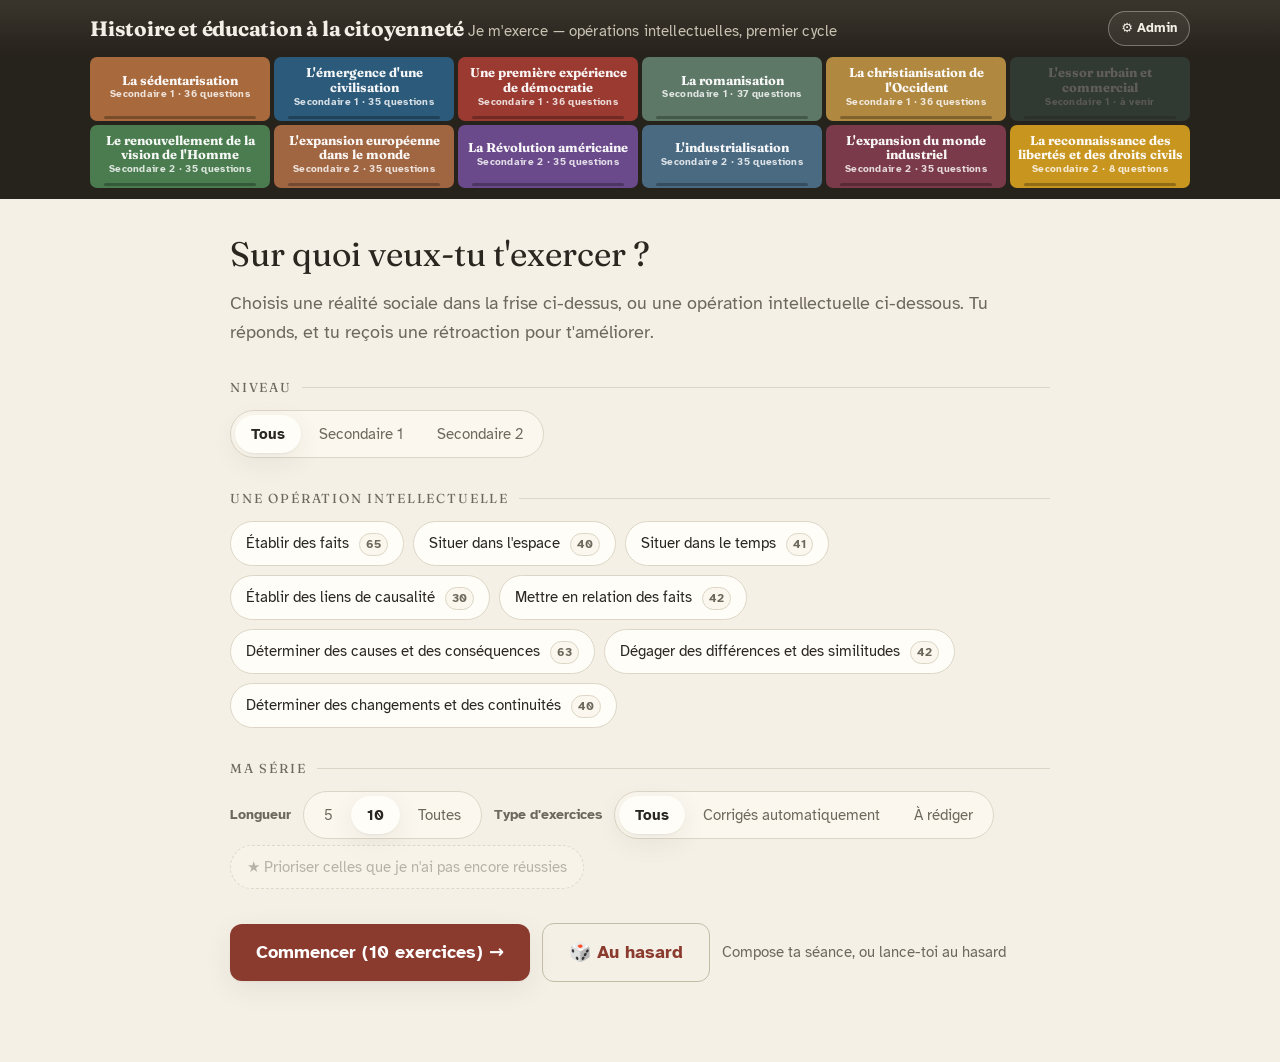
<file: index.html>
<!DOCTYPE html>
<html lang="fr">
<head>
<meta charset="UTF-8">
<meta name="viewport" content="width=device-width, initial-scale=1.0">
<title>HEC · Je m'exerce</title>
<link rel="preconnect" href="https://fonts.googleapis.com">
<link rel="preconnect" href="https://fonts.gstatic.com" crossorigin>
<link href="https://fonts.googleapis.com/css2?family=Fraunces:opsz,wght@9..144,400;9..144,500;9..144,600;9..144,700&family=Atkinson+Hyperlegible:ital,wght@0,400;0,700;1,400&display=swap" rel="stylesheet">
<style>
:root{
  --bg:#f4f0e6; --card:#fffdf8; --alt:#fbf7ee;
  --border:#ddd6c6; --border-strong:#c3bba6;
  --ink:#2a2620; --muted:#6e685c;
  --ink-band:#26221c; --ink-band-soft:#3a352c;
  --on-ink:#f3efe6; --on-ink-muted:#c9c2b2;
  --burgundy:#8b3a2e; --burgundy-d:#6e2c22;
  --gold:#c89b3c; --green:#4a7c4f; --danger:#b15543;
  --accent:#8b3a2e; --accent-bg:#f5e8d8;
  --shadow:0 1px 2px rgba(42,38,32,.05), 0 8px 28px rgba(42,38,32,.07);
  --shadow-lg:0 2px 6px rgba(42,38,32,.08), 0 18px 48px rgba(42,38,32,.12);
  --radius:16px;
}
*{box-sizing:border-box}
html,body{margin:0;padding:0}
body{
  background:
    radial-gradient(1200px 600px at 50% -200px, #fbf8ef 0%, rgba(251,248,239,0) 60%),
    var(--bg);
  color:var(--ink);
  font-family:'Atkinson Hyperlegible', system-ui, sans-serif;
  font-size:18px; line-height:1.6;
  min-height:100vh;
  -webkit-font-smoothing:antialiased;
}
.wrap{max-width:860px;margin:0 auto;padding:28px 20px 80px}
h1,h2,h3{font-family:'Fraunces',Georgia,serif;font-weight:600;line-height:1.15;letter-spacing:-.01em;margin:0}

/* ---------- Bandeau encré (identité HEC) ---------- */
.site-header{background:linear-gradient(180deg,var(--ink-band-soft) 0%,var(--ink-band) 100%);
  padding:.7rem 1.25rem;color:var(--on-ink)}
.header-inner{display:flex;align-items:center;gap:.85rem;flex-wrap:wrap;max-width:1100px;margin:0 auto}
.site-title{font-family:'Fraunces',Georgia,serif;font-size:1.3rem;font-weight:700;margin:0;line-height:1.3;color:var(--on-ink)}
.site-title .title-sub{font-family:'Atkinson Hyperlegible',system-ui,sans-serif;font-weight:500;font-size:.72em;
  color:var(--on-ink-muted);letter-spacing:.01em}
@media(max-width:700px){.site-title{font-size:1.02rem}}
.admin-link{margin-left:auto;display:inline-flex;align-items:center;gap:.4rem;font-size:13px;font-weight:600;
  text-decoration:none;color:var(--on-ink);background:rgba(255,255,255,.06);
  border:1px solid rgba(243,239,230,.35);padding:.38rem .75rem;border-radius:99px;white-space:nowrap;transition:.15s}
.admin-link:hover{background:rgba(255,255,255,.14);border-color:var(--on-ink);color:#fff}

/* ---------- Frise des réalités sociales (sélecteur signature, grille 6 × 2) ----------
   Rangée 1 = Secondaire 1, rangée 2 = Secondaire 2 (ordre chronologique).
   Libellés complets (PFEQ). Cliquer filtre la pige ; re-cliquer retire le filtre. */
.periodes-rail{display:grid;grid-template-columns:repeat(6,minmax(0,1fr));grid-auto-rows:1fr;
  background:var(--ink-band);padding:0 max(1.25rem,calc((100% - 1100px)/2)) .7rem;gap:4px}
.rail-seg{min-width:0;appearance:none;border:none;cursor:pointer;background:var(--seg-color,#888);
  color:rgba(255,255,255,.95);font-family:inherit;display:flex;flex-direction:column;align-items:center;
  justify-content:center;gap:1px;padding:.5rem .4rem .8rem;border-radius:7px;position:relative;
  transition:filter .15s,transform .15s,opacity .15s}
.rail-name{font-family:'Fraunces',Georgia,serif;font-size:.8rem;font-weight:700;line-height:1.15;text-align:center}
.rail-sub{font-size:.62rem;font-weight:600;letter-spacing:.03em;opacity:.85;white-space:nowrap}
.rail-seg:hover{filter:brightness(1.16);transform:translateY(-1px)}
.periodes-rail.has-active .rail-seg:not(.active){opacity:.45}
.periodes-rail.has-active .rail-seg:not(.active):hover{opacity:.85}
.rail-seg.active{filter:brightness(1.1);transform:translateY(-2px);box-shadow:0 4px 12px rgba(0,0,0,.35)}
.rail-seg.active::after{content:"";position:absolute;left:22%;right:22%;bottom:8px;height:3px;
  border-radius:99px;background:rgba(255,255,255,.92)}
.rail-seg:disabled{opacity:.28;cursor:not-allowed;filter:grayscale(.4)}
.rail-seg:disabled:hover{transform:none;filter:grayscale(.4)}
.rail-seg.lvl-dim{opacity:.32}
.rail-seg:focus-visible{outline:2px solid #fff;outline-offset:-3px}
@media(max-width:920px){.periodes-rail{grid-template-columns:repeat(3,minmax(0,1fr))}}
@media(max-width:560px){.periodes-rail{grid-template-columns:repeat(2,minmax(0,1fr))}}

/* ---------- Home ---------- */
.lead{font-size:21px;color:var(--ink);margin:0 0 4px}
.lead .big{font-family:'Fraunces',serif;font-size:34px;display:block;margin-bottom:8px}
.sub{color:var(--muted);margin:0 0 28px}
.section-label{font-family:'Fraunces',serif;font-size:13px;letter-spacing:.14em;text-transform:uppercase;
  color:var(--muted);margin:30px 0 12px;display:flex;align-items:center;gap:10px}
.section-label::after{content:"";flex:1;height:1px;background:var(--border)}

.seg{display:inline-flex;background:var(--alt);border:1px solid var(--border);border-radius:999px;padding:4px;gap:2px}
.seg button{border:0;background:transparent;font:inherit;font-size:15px;color:var(--muted);
  padding:7px 16px;border-radius:999px;cursor:pointer;transition:.15s}
.seg button.on{background:var(--card);color:var(--ink);box-shadow:var(--shadow);font-weight:700}

.chips{display:flex;flex-wrap:wrap;gap:9px}
.chip{border:1px solid var(--border);background:var(--card);border-radius:999px;
  padding:9px 15px;font:inherit;font-size:15px;cursor:pointer;color:var(--ink);transition:.14s}
.chip:hover{border-color:var(--burgundy);color:var(--burgundy)}
.chip.sel{background:var(--burgundy);border-color:var(--burgundy);color:#fff;font-weight:700}
.chip .cnt{display:inline-block;min-width:22px;text-align:center;font-size:12px;font-weight:700;
  background:var(--alt);border:1px solid var(--border);border-radius:99px;padding:1px 6px;margin-left:6px;color:var(--muted)}
.chip.sel .cnt{background:rgba(255,255,255,.18);border-color:rgba(255,255,255,.4);color:#fff}
.chip.zero{opacity:.38}
.chip.zero:not(.sel){pointer-events:none}

/* barre de maîtrise au bas des segments de la frise */
.rail-progress{position:absolute;left:8%;right:8%;bottom:2px;height:3px;border-radius:99px;
  background:rgba(0,0,0,.28);overflow:hidden}
.rail-progress-fill{display:block;height:100%;width:0;border-radius:99px;background:rgba(255,255,255,.92);transition:width .4s}
.rail-seg.zero:not(.active){opacity:.35}

/* Ma série */
.serie-row{display:flex;align-items:center;gap:12px;flex-wrap:wrap;margin:6px 0 4px}
.serie-lbl{font-size:14px;font-weight:700;color:var(--muted)}
.check-pill{border:1.5px dashed var(--border-strong);background:var(--alt);border-radius:999px;
  padding:9px 16px;font:inherit;font-size:15px;cursor:pointer;color:var(--muted);transition:.14s}
.check-pill:hover{border-color:var(--gold);color:var(--ink)}
.check-pill.on{background:#f6edcf;border:1.5px solid var(--gold);color:#7a5a14;font-weight:700}
.check-pill.off{opacity:.45;pointer-events:none}
.reset-link{border:0;background:none;font:inherit;font-size:13px;color:var(--muted);
  text-decoration:underline;cursor:pointer;padding:6px}
.reset-link:hover{color:var(--danger)}

/* barre et compteur de série */
.sess-count{font-family:'Fraunces',Georgia,serif;font-size:14px;font-weight:600;color:var(--muted);white-space:nowrap}
.sess-bar{height:5px;border-radius:99px;background:var(--alt);border:1px solid var(--border);
  overflow:hidden;margin:-8px 0 18px}
.sess-bar span{display:block;height:100%;width:0;background:linear-gradient(90deg,var(--accent),var(--gold));
  border-radius:99px;transition:width .45s}

/* auto-évaluation (questions rédigées) */
.self-eval{margin-top:14px;display:flex;align-items:center;gap:10px;flex-wrap:wrap;
  background:var(--alt);border:1px dashed var(--border-strong);border-radius:12px;padding:12px 16px}
.self-eval .se-q{font-size:15px;color:var(--muted);flex:1;min-width:220px}
.se-btn{font:inherit;font-size:15px;font-weight:700;border-radius:999px;padding:8px 16px;cursor:pointer;transition:.14s}
.se-btn.ok{border:1.5px solid var(--green);background:#eef5ec;color:var(--green)}
.se-btn.ok:hover{background:var(--green);color:#fff}
.se-btn.no{border:1.5px solid var(--gold);background:#fbf2e6;color:#8a6516}
.se-btn.no:hover{background:var(--gold);color:#fff}
.se-done{font-size:15px;color:var(--ink)}

/* bilan de série */
.recap{text-align:center;padding:8px 4px}
.recap-title{font-size:26px;margin-bottom:18px}
.recap-stats{display:flex;justify-content:center;gap:26px;margin-bottom:22px;flex-wrap:wrap}
.recap .rs{display:flex;flex-direction:column;align-items:center;min-width:90px}
.recap .rs-n{font-family:'Fraunces',Georgia,serif;font-size:40px;font-weight:700;line-height:1.1}
.recap .rs-n.ok{color:var(--green)} .recap .rs-n.work{color:var(--gold)} .recap .rs-n.skip{color:var(--muted)}
.recap .rs-l{font-size:14px;color:var(--muted)}
.recap-list{text-align:left;max-width:560px;margin:0 auto;border-top:1px dashed var(--border);padding-top:12px}
.recap-row{display:flex;align-items:baseline;gap:10px;padding:6px 0;border-bottom:1px dashed var(--border);font-size:15px}
.recap-row:last-child{border-bottom:0}
.recap-row .mk.skip{color:var(--muted);font-weight:700}
.recap-row .rr-op{flex:1}
.recap-row .rr-real{font-size:13px;font-weight:700;white-space:nowrap}

.cta-row{margin-top:34px;display:flex;gap:12px;flex-wrap:wrap;align-items:center}
.btn{font:inherit;font-weight:700;border:0;border-radius:12px;padding:14px 26px;cursor:pointer;transition:.15s}
.btn-primary{background:var(--burgundy);color:#fff;box-shadow:var(--shadow)}
.btn-primary:hover{background:var(--burgundy-d);transform:translateY(-1px)}
.btn-primary:disabled{background:#c9bfae;cursor:not-allowed;transform:none}
.btn-ghost{background:transparent;color:var(--burgundy);border:1.5px solid var(--border-strong)}
.btn-ghost:hover{border-color:var(--burgundy);background:var(--accent-bg)}
.btn-soft{background:var(--alt);color:var(--ink);border:1px solid var(--border)}
.btn-soft:hover{border-color:var(--border-strong)}
.hint{color:var(--muted);font-size:15px}

/* ---------- Exercise ---------- */
.ex-top{display:flex;align-items:center;justify-content:space-between;gap:12px;margin-bottom:18px}
.badge{display:inline-flex;align-items:center;gap:8px;font-size:13px;font-weight:700;
  background:var(--accent-bg);color:var(--accent);border-radius:999px;padding:7px 14px;
  border:1px solid color-mix(in srgb,var(--accent) 25%, transparent)}
.dot{width:9px;height:9px;border-radius:50%;background:var(--accent)}
.linkback{background:none;border:0;font:inherit;color:var(--muted);cursor:pointer;font-size:15px}
.linkback:hover{color:var(--burgundy)}

.qcard{background:var(--card);border:1px solid var(--border);border-radius:var(--radius);
  box-shadow:var(--shadow);padding:26px 26px 28px;border-top:4px solid var(--accent)}
.qop{font-family:'Fraunces',serif;font-size:14px;letter-spacing:.04em;color:var(--accent);font-weight:600;margin-bottom:6px}
.qprompt{font-family:'Fraunces',serif;font-size:23px;font-weight:600;line-height:1.3;margin-bottom:4px}
.qbullets{margin:14px 0 0;padding:0;list-style:none}
.qbullets li{position:relative;padding:7px 0 7px 26px;border-bottom:1px dashed var(--border)}
.qbullets li:last-child{border-bottom:0}
.qbullets li::before{content:"";position:absolute;left:4px;top:15px;width:8px;height:8px;
  border-radius:2px;transform:rotate(45deg);background:var(--accent)}
.qinstr{font-size:16px;color:var(--muted);background:var(--alt);border-left:3px solid var(--gold);
  border-radius:0 10px 10px 0;padding:11px 15px;margin-top:16px}

/* documents */
.docs{margin-top:22px;display:grid;gap:14px}
.doc{border:1px solid var(--border);border-radius:12px;overflow:hidden;background:var(--alt)}
.doc .dh{font-family:'Fraunces',serif;font-weight:600;font-size:15px;color:var(--ink);
  padding:10px 14px;border-bottom:1px solid var(--border);background:#efe8d6}
.doc .db{padding:14px}
.doc .db.stack{display:flex;flex-direction:column;gap:12px;align-items:flex-start}
.doc img{display:block;max-width:100%;border-radius:8px;border:1px solid var(--border)}
.doc .di{max-width:100%;border-radius:8px}
.doc .dtext{font-size:16px;line-height:1.55;min-width:0;white-space:pre-wrap;align-self:stretch}
.src{font-size:12px;color:var(--muted);margin-top:10px;line-height:1.4;font-style:italic}
.noimg{padding:18px;text-align:center;color:var(--muted);font-size:14px;background:repeating-linear-gradient(45deg,#f0ebdd,#f0ebdd 10px,#ece6d6 10px,#ece6d6 20px);border-radius:8px}

/* inputs */
.answer{margin-top:24px}
.answer h3{font-family:'Fraunces',serif;font-size:16px;margin-bottom:10px;color:var(--ink)}
textarea{width:100%;min-height:150px;resize:vertical;font:inherit;font-size:17px;line-height:1.7;
  padding:14px 16px;border:1.5px solid var(--border-strong);border-radius:12px;background:#fff;color:var(--ink);
  background-image:repeating-linear-gradient(transparent,transparent 33px,#eee5d2 33px,#eee5d2 34px);background-attachment:local}
textarea:focus{outline:0;border-color:var(--accent);box-shadow:0 0 0 4px var(--accent-bg)}
.lbl-row{display:flex;align-items:center;gap:12px;margin:8px 0}
.lbl-row .lname{flex:1;font-size:16px}
.lbl-row input.short{width:110px;font:inherit;font-size:17px;text-align:center;padding:10px;
  border:1.5px solid var(--border-strong);border-radius:10px;background:#fff}
.lbl-row input.short:focus{outline:0;border-color:var(--accent);box-shadow:0 0 0 4px var(--accent-bg)}
.lbl-row select.lsel{flex:0 0 auto;min-width:230px;max-width:62%;font:inherit;font-size:16px;padding:10px 12px;
  border:1.5px solid var(--border-strong);border-radius:10px;background:#fff;color:var(--ink)}
.lbl-row select.lsel:focus{outline:0;border-color:var(--accent);box-shadow:0 0 0 4px var(--accent-bg)}
.missing{border-color:var(--gold) !important;box-shadow:0 0 0 4px #f6e7c8 !important;animation:missPulse .5s ease 1}
.ba .item.missing{border:1.5px solid var(--gold);border-radius:10px}
@keyframes missPulse{0%{transform:translateX(0)}25%{transform:translateX(-3px)}50%{transform:translateX(3px)}75%{transform:translateX(-2px)}100%{transform:translateX(0)}}
.ll-block{margin:14px 0}
.ll-block .lname{display:block;font-family:'Fraunces',serif;font-weight:600;font-size:16px;margin-bottom:6px;color:var(--accent)}
.ll-block textarea.lblta{min-height:96px}

table.cbx{border-collapse:collapse;width:100%;margin-top:6px}
table.cbx th,table.cbx td{border:1px solid var(--border);padding:11px 12px;text-align:center}
table.cbx th{background:var(--alt);font-family:'Fraunces',serif;font-weight:600;font-size:15px}
table.cbx td.rh{text-align:left;font-weight:700;background:var(--alt)}
table.cbx input{width:22px;height:22px;accent-color:var(--accent);cursor:pointer}

.ba{display:grid;gap:10px;margin-top:6px}
.ba .item{display:flex;align-items:center;gap:12px;background:var(--alt);border:1px solid var(--border);border-radius:10px;padding:10px 12px}
.ba .item .iname{flex:1;font-weight:700}
.toggle{display:inline-flex;border:1px solid var(--border-strong);border-radius:999px;overflow:hidden}
.toggle button{border:0;background:#fff;font:inherit;font-size:14px;padding:8px 14px;cursor:pointer;color:var(--muted)}
.toggle button.on{background:var(--accent);color:#fff;font-weight:700}

.chrono .slot{display:flex;align-items:center;gap:12px;margin:8px 0}
.chrono .rank{font-family:'Fraunces',serif;font-weight:700;color:var(--accent);min-width:150px}
.chrono select{font:inherit;font-size:16px;padding:10px 12px;border:1.5px solid var(--border-strong);border-radius:10px;background:#fff;flex:1}

/* feedback */
.fb{margin-top:22px;border-radius:14px;padding:20px 22px;border:1px solid var(--border);animation:rise .35s ease both}
@keyframes rise{from{opacity:0;transform:translateY(10px)}to{opacity:1;transform:none}}
.fb.good{background:#eef5ec;border-color:#cfe3c9}
.fb.work{background:#fbf2e6;border-color:#f0ddbf}
.fb.ai{background:#f3f0fa;border-color:#ddd5ee}
.fb h3{font-family:'Fraunces',serif;font-size:19px;margin-bottom:10px;display:flex;align-items:center;gap:9px}
.fb .ic{width:28px;height:28px;border-radius:50%;display:grid;place-items:center;color:#fff;font-weight:700;flex:none}
.fb.good .ic{background:var(--green)} .fb.work .ic{background:var(--gold)} .fb.ai .ic{background:#7a5ea8}
.fb p{margin:8px 0}
.fb .line{display:flex;gap:10px;align-items:flex-start;padding:6px 0}
.fb .mk{font-weight:700;flex:none}
.fb .mk.ok{color:var(--green)} .fb .mk.no{color:var(--danger)}
.fb .blk{margin-top:12px;padding-top:12px;border-top:1px dashed var(--border)}
.fb .blk b{font-family:'Fraunces',serif}
.model{margin-top:16px;background:var(--card);border:1px solid var(--border);border-left:3px solid var(--green);
  border-radius:0 10px 10px 0;padding:14px 16px;font-size:16px;line-height:1.6}
.model .mlab{font-family:'Fraunces',serif;font-size:13px;letter-spacing:.06em;text-transform:uppercase;color:var(--green);font-weight:700;margin-bottom:6px}
.spin{display:inline-block;width:18px;height:18px;border:3px solid var(--accent-bg);border-top-color:var(--accent);border-radius:50%;animation:sp .8s linear infinite;vertical-align:-3px}
@keyframes sp{to{transform:rotate(360deg)}}

.foot{margin-top:26px;display:flex;gap:12px;flex-wrap:wrap}
.hidden{display:none!important}
.fade{animation:fade .4s ease both}
@keyframes fade{from{opacity:0;transform:translateY(8px)}to{opacity:1;transform:none}}
.banner{font-size:13px;color:var(--muted);background:var(--alt);border:1px dashed var(--border-strong);
  border-radius:10px;padding:8px 12px;margin-bottom:16px}
</style>
</head>
<body>
<header class="site-header">
  <div class="header-inner">
    <h1 class="site-title">Histoire et éducation à la citoyenneté <span class="title-sub">Je m'exerce — opérations intellectuelles, premier cycle</span></h1>
    <a class="admin-link" href="admin/" title="Console d'administration — réservée à l'enseignant">⚙ Admin</a>
  </div>
</header>

<!-- FRISE DES RÉALITÉS SOCIALES : sélecteur principal (peuplée par le script) -->
<nav id="realitesRail" class="periodes-rail" aria-label="Frise des réalités sociales — cliquer une réalité pour choisir ton sujet"></nav>

<div class="wrap">
  <div id="dataBanner" class="banner hidden"></div>

  <!-- ============ HOME ============ -->
  <section id="screen-home" class="fade">
    <p class="lead"><span class="big">Sur quoi veux-tu t'exercer&nbsp;?</span></p>
    <p class="sub">Choisis une réalité sociale dans la frise ci-dessus, ou une opération intellectuelle ci-dessous. Tu réponds, et tu reçois une rétroaction pour t'améliorer.</p>

    <div class="section-label">Niveau</div>
    <div class="seg" id="levelSeg">
      <button data-lvl="all" class="on">Tous</button>
      <button data-lvl="1">Secondaire&nbsp;1</button>
      <button data-lvl="2">Secondaire&nbsp;2</button>
    </div>

    <div class="section-label">Une opération intellectuelle</div>
    <div class="chips" id="opChips"></div>

    <div class="section-label">Ma série</div>
    <div class="serie-row">
      <span class="serie-lbl">Longueur</span>
      <div class="seg" id="serieSeg">
        <button data-n="5">5</button>
        <button data-n="10" class="on">10</button>
        <button data-n="all">Toutes</button>
      </div>
      <span class="serie-lbl">Type d'exercices</span>
      <div class="seg" id="typeSeg">
        <button data-t="all" class="on">Tous</button>
        <button data-t="auto">Corrigés automatiquement</button>
        <button data-t="redaction">À rédiger</button>
      </div>
    </div>
    <div class="serie-row">
      <button class="check-pill" id="nonReussiesPill" type="button">★ Prioriser celles que je n'ai pas encore réussies</button>
      <button class="reset-link hidden" id="resetProg" type="button">Effacer ma progression</button>
    </div>

    <div class="cta-row">
      <button class="btn btn-primary" id="startBtn" disabled>Commencer&nbsp;→</button>
      <button class="btn btn-ghost" id="randomBtn">🎲 Au hasard</button>
      <span class="hint" id="poolHint"></span>
    </div>
  </section>

  <!-- ============ EXERCISE ============ -->
  <section id="screen-ex" class="hidden">
    <div class="ex-top">
      <span class="badge"><span class="dot"></span><span id="exReal"></span></span>
      <span class="sess-count" id="sessCount"></span>
      <button class="linkback" id="backBtn">← Changer de sujet</button>
    </div>
    <div class="sess-bar"><span id="sessFill"></span></div>
    <div class="qcard" id="qcard"></div>
    <div class="answer" id="answerZone"></div>
    <div id="feedbackZone"></div>
    <div class="foot" id="footZone"></div>
  </section>
</div>

<!-- embedded demo data injected here -->
<script id="embedded">/* version de production : les questions sont chargees depuis assets/data/questions.json */</script>

<script>
/* ======================================================================
   CONFIGURATION
   ----------------------------------------------------------------------
   RELAY_URL : adresse de ton relais sécurisé (Cloudflare Worker, etc.)
   qui détient ta clé API. Laisse "" pour un site 100% statique
   (les questions fermées sont corrigées; les questions rédigées
   affichent directement la réponse modèle, sans rétroaction IA).
   Ex : RELAY_URL = "https://hec-relais.ton-compte.workers.dev";
   ====================================================================== */
const RELAY_URL = "";

/* ====================== METADATA (stable) ======================
   Couleurs alignées sur l'interface enseignante (HEC-main style.css).
   Ordre : Secondaire 1 puis Secondaire 2, chronologique — il détermine
   les deux rangées de la frise (6 × 2). */
const REALITES = [
  {id:"sedentarisation",titre:"La sédentarisation",niveau:1,c:"#a86a3d",bg:"#f0e2d4"},
  {id:"emergence-civilisation",titre:"L'émergence d'une civilisation",niveau:1,c:"#2c5a7a",bg:"#dde4ed"},
  {id:"premiere-experience-democratie",titre:"Une première expérience de démocratie",niveau:1,c:"#9a3a30",bg:"#ecdbd6"},
  {id:"romanisation",titre:"La romanisation",niveau:1,c:"#5e7868",bg:"#dfe6e1"},
  {id:"christianisation-occident",titre:"La christianisation de l'Occident",niveau:1,c:"#b08840",bg:"#f3ead4"},
  {id:"essor-urbain-commercial",titre:"L'essor urbain et commercial",niveau:1,c:"#3d7a72",bg:"#ddeae7"},
  {id:"renouvellement-vision-homme",titre:"Le renouvellement de la vision de l'Homme",niveau:2,c:"#4a7c4f",bg:"#e8f0e3"},
  {id:"expansion-europeenne",titre:"L'expansion européenne dans le monde",niveau:2,c:"#a06642",bg:"#f5e8dc"},
  {id:"revolution-americaine",titre:"La Révolution américaine",niveau:2,c:"#6a4a8a",bg:"#ece4f0"},
  {id:"industrialisation",titre:"L'industrialisation",niveau:2,c:"#4a6a82",bg:"#dde6ee"},
  {id:"expansion-monde-industriel",titre:"L'expansion du monde industriel",niveau:2,c:"#7a3a4a",bg:"#ecdfe2"},
  {id:"reconnaissance-libertes-droits-civils",titre:"La reconnaissance des libertés et des droits civils",niveau:2,c:"#c8951f",bg:"#f6edcf"},
];
const REAL_BY_ID = Object.fromEntries(REALITES.map(r=>[r.id,r]));
const OPERATIONS = [
  "Établir des faits","Situer dans l'espace","Situer dans le temps",
  "Établir des liens de causalité","Mettre en relation des faits",
  "Déterminer des causes et des conséquences","Dégager des différences et des similitudes",
  "Déterminer des changements et des continuités"
];

/* ====================== STATE ====================== */
let QUESTIONS = [];
let IMGMAP = (window.HEC_IMGMAP||{});
let usingSample = false;
/* Sélections multiples et combinables : réalités OU entre elles, opérations OU
   entre elles, ET entre les deux dimensions. serie = longueur de la séance.
   type = "all" | "auto" (corrigées automatiquement) | "redaction". */
const sel = {level:"all", realites:new Set(), ops:new Set(), serie:10, type:"all", nonReussies:false};
let pool = [], current = null;
let session = {total:0, idx:0, results:[]};   // résultats de la série en cours

/* ---------- progression persistante (cet appareil) ---------- */
const PKEY = "hec-exercices-progres-v1";
let PROG = {};
try{ PROG = JSON.parse(localStorage.getItem(PKEY)||"{}"); }catch(e){ PROG = {}; }
function saveProg(){ try{ localStorage.setItem(PKEY, JSON.stringify(PROG)); }catch(e){} }
function markProg(qid, ok){
  const p = PROG[qid] || {n:0, ok:false};
  p.n += 1; p.ok = p.ok || !!ok;
  PROG[qid] = p; saveProg();
}
function isOpen(q){ return ((q.corrige&&q.corrige[0]&&q.corrige[0].kind)||"texte")==="texte"; }

/* ====================== DATA LOADING ====================== */
async function loadData(){
  try{
    const res = await fetch("assets/data/questions.json",{cache:"no-store"});
    if(!res.ok) throw 0;
    const j = await res.json();
    QUESTIONS = j.questions || [];
    if(!QUESTIONS.length) throw 0;
  }catch(e){
    QUESTIONS = (window.HEC_SAMPLE||[]);
    usingSample = QUESTIONS.length>0;
  }
  const b = document.getElementById("dataBanner");
  if(!QUESTIONS.length){
    b.classList.remove("hidden");
    b.innerHTML = "⚠️ <b>Questions introuvables.</b> Vérifie que <code>exercice.html</code> est bien placé à la racine, juste à côté du dossier <code>assets/</code> (qui contient <code>assets/data/questions.json</code>).";
    return;
  }
  if(usingSample){
    b.classList.remove("hidden");
    b.innerHTML = "🧪 <b>Mode démonstration</b> — "+QUESTIONS.length+" questions d'exemple. Déposé dans ton dépôt (à côté du dossier <code>assets/</code>), il chargera automatiquement les 354 questions et toutes les images.";
  }
  buildHome();
}
function resolveImg(url){
  if(!url) return null;
  if(usingSample) return IMGMAP[url] || null;   // demo: only embedded images exist
  return url;                                    // deployed: real relative path
}

/* ====================== FILTRAGE ====================== */
function levelOk(q){ return sel.level==="all" || String(q.niveau)===sel.level; }
function typeOk(q){
  if(sel.type==="all") return true;
  return sel.type==="redaction" ? isOpen(q) : !isOpen(q);
}
/* Compte les questions correspondant aux filtres, avec surcharges possibles
   (pour les compteurs vivants : « et si je cochais ceci ? »). */
function matchCount(over={}){
  const rs = over.realites!==undefined ? over.realites : sel.realites;
  const ops = over.ops!==undefined ? over.ops : sel.ops;
  return QUESTIONS.filter(q=> levelOk(q) && typeOk(q)
    && (!rs.size || rs.has(q.realite_sociale_id))
    && (!ops.size || ops.has(q.operation))).length;
}
function matching(){
  return QUESTIONS.filter(q=> levelOk(q) && typeOk(q)
    && (!sel.realites.size || sel.realites.has(q.realite_sociale_id))
    && (!sel.ops.size || sel.ops.has(q.operation)));
}

/* ====================== HOME ====================== */
function buildHome(){
  const rail = document.getElementById("realitesRail");
  rail.innerHTML = "";
  const totals = {};
  QUESTIONS.forEach(q=>totals[q.realite_sociale_id]=(totals[q.realite_sociale_id]||0)+1);
  REALITES.forEach(r=>{
    const total = totals[r.id]||0;
    const seg = document.createElement("button");
    seg.type="button"; seg.className="rail-seg"; seg.dataset.id=r.id;
    seg.style.setProperty("--seg-color", r.c);
    seg.innerHTML = `<span class="rail-name">${r.titre}</span>
      <span class="rail-sub" data-sub="${r.id}">Secondaire ${r.niveau}</span>
      <span class="rail-progress"><span class="rail-progress-fill" data-fill="${r.id}"></span></span>`;
    seg.title = `${r.titre} — Secondaire ${r.niveau}`;
    seg.setAttribute("aria-label", `Choisir le sujet : ${r.titre} (Secondaire ${r.niveau})`);
    if(!total){ seg.disabled = true; seg.querySelector(".rail-sub").textContent = `Secondaire ${r.niveau} · à venir`; }
    else seg.onclick=()=>{ sel.realites.has(r.id) ? sel.realites.delete(r.id) : sel.realites.add(r.id); refreshHome(); };
    rail.appendChild(seg);
  });
  const chips = document.getElementById("opChips");
  chips.innerHTML="";
  OPERATIONS.forEach(op=>{
    const el=document.createElement("button");
    el.className="chip"; el.dataset.op=op;
    el.innerHTML = `${esc(op)} <span class="cnt" data-cnt="${esc(op)}"></span>`;
    el.onclick=()=>{ sel.ops.has(op) ? sel.ops.delete(op) : sel.ops.add(op); refreshHome(); };
    chips.appendChild(el);
  });
  // Niveau : filtre doux — ne désélectionne que les réalités devenues hors niveau.
  document.querySelectorAll("#levelSeg button").forEach(b=>{
    b.onclick=()=>{ sel.level=b.dataset.lvl;
      document.querySelectorAll("#levelSeg button").forEach(x=>x.classList.toggle("on",x===b));
      if(sel.level!=="all"){
        [...sel.realites].forEach(id=>{ if(REAL_BY_ID[id].niveau!==+sel.level) sel.realites.delete(id); });
      }
      refreshHome(); };
  });
  // Ma série : longueur
  document.querySelectorAll("#serieSeg button").forEach(b=>{
    b.onclick=()=>{ sel.serie = b.dataset.n==="all" ? "all" : +b.dataset.n;
      document.querySelectorAll("#serieSeg button").forEach(x=>x.classList.toggle("on",x===b));
      refreshHome(); };
  });
  // Ma série : type d'exercices
  document.querySelectorAll("#typeSeg button").forEach(b=>{
    b.onclick=()=>{ sel.type=b.dataset.t;
      document.querySelectorAll("#typeSeg button").forEach(x=>x.classList.toggle("on",x===b));
      refreshHome(); };
  });
  // Ma série : prioriser les questions jamais réussies
  const np = document.getElementById("nonReussiesPill");
  np.onclick=()=>{ sel.nonReussies=!sel.nonReussies; np.classList.toggle("on",sel.nonReussies); refreshHome(); };
  // Effacer la progression
  document.getElementById("resetProg").onclick=()=>{
    if(confirm("Effacer ta progression sur cet appareil ? Les barres de maîtrise repartiront à zéro.")){
      PROG={}; saveProg(); refreshHome();
    }
  };
  document.getElementById("startBtn").onclick=()=>startSession(false);
  document.getElementById("randomBtn").onclick=()=>startSession(true);
  document.getElementById("backBtn").onclick=()=>showHome();
  refreshHome();
}
function refreshHome(){
  const rail = document.getElementById("realitesRail");
  rail.classList.toggle("has-active", sel.realites.size>0);
  rail.querySelectorAll(".rail-seg").forEach(s=>{
    const id = s.dataset.id, r = REAL_BY_ID[id];
    s.classList.toggle("active", sel.realites.has(id));
    const lvlOk = sel.level==="all" || r.niveau===+sel.level;
    s.classList.toggle("lvl-dim", !lvlOk && !s.disabled);
    if(s.disabled) return;
    // Compteur vivant : combien de questions de cette réalité avec les OI/type/niveau choisis
    const n = QUESTIONS.filter(q=> q.realite_sociale_id===id && levelOk(q) && typeOk(q)
      && (!sel.ops.size || sel.ops.has(q.operation))).length;
    s.querySelector(`[data-sub="${id}"]`).textContent = `Secondaire ${r.niveau} · ${n} question${n>1?"s":""}`;
    s.classList.toggle("zero", n===0);
    // Barre de maîtrise : part des questions de la réalité déjà réussies
    const all = QUESTIONS.filter(q=>q.realite_sociale_id===id);
    const okN = all.filter(q=>PROG[q.id]&&PROG[q.id].ok).length;
    s.querySelector(`[data-fill="${id}"]`).style.width = all.length ? (100*okN/all.length).toFixed(1)+"%" : "0";
  });
  // Chips OI : compteur vivant selon réalités/type/niveau choisis
  document.querySelectorAll("#opChips .chip").forEach(c=>{
    const op = c.dataset.op;
    c.classList.toggle("sel", sel.ops.has(op));
    const n = QUESTIONS.filter(q=> q.operation===op && levelOk(q) && typeOk(q)
      && (!sel.realites.size || sel.realites.has(q.realite_sociale_id))).length;
    c.querySelector(".cnt").textContent = n;
    c.classList.toggle("zero", n===0);
  });
  // Pilule « jamais réussies » : indisponible tant qu'aucune progression
  const np = document.getElementById("nonReussiesPill");
  const hasProg = Object.keys(PROG).length>0;
  np.classList.toggle("off", !hasProg);
  if(!hasProg){ sel.nonReussies=false; np.classList.remove("on"); }
  document.getElementById("resetProg").classList.toggle("hidden", !hasProg);
  // Compte total et bouton
  const n = matching().length;
  const serieN = sel.serie==="all" ? n : Math.min(sel.serie, n);
  document.getElementById("startBtn").disabled = n===0;
  document.getElementById("startBtn").innerHTML = n===0 ? "Commencer&nbsp;→"
    : `Commencer (${serieN}&nbsp;exercice${serieN>1?"s":""})&nbsp;→`;
  const filters = sel.realites.size||sel.ops.size||sel.type!=="all"||sel.level!=="all";
  document.getElementById("poolHint").textContent =
    n===0 ? "Aucun exercice ne correspond à ces choix — élargis tes filtres."
    : filters ? `${n} exercice${n>1?"s":""} dans ta sélection`
    : "Compose ta séance, ou lance-toi au hasard";
}

/* ====================== SESSION ====================== */
function shuffle(a){ for(let i=a.length-1;i>0;i--){ const j=Math.floor(Math.random()*(i+1)); [a[i],a[j]]=[a[j],a[i]]; } return a; }
function startSession(auHasard){
  // « Au hasard » = mode surprise : ignore les réalités et opérations choisies,
  // mais respecte le niveau et le type d'exercices.
  let base = auHasard ? QUESTIONS.filter(q=>levelOk(q)&&typeOk(q)) : matching();
  if(!base.length) return;
  // Priorité aux questions jamais réussies, en complétant avec les autres au besoin
  let ordered;
  if(sel.nonReussies){
    const jamais = shuffle(base.filter(q=>!(PROG[q.id]&&PROG[q.id].ok)));
    const deja = shuffle(base.filter(q=>PROG[q.id]&&PROG[q.id].ok));
    ordered = jamais.concat(deja);
  } else {
    ordered = shuffle(base.slice());
  }
  pool = sel.serie==="all" ? ordered : ordered.slice(0, sel.serie);
  session = {total: pool.length, idx: 0, results: []};
  nextQuestion();
  showEx();
}
function recordResult(q, ok, skipped){
  const i = session.results.findIndex(r=>r.id===q.id);
  const entry = {id:q.id, op:q.operation, realite:q.realite_sociale_id, ok:!!ok, skipped:!!skipped, open:isOpen(q)};
  if(i>=0) session.results[i]=entry; else session.results.push(entry);
  if(!skipped) markProg(q.id, ok);
}
function nextQuestion(){
  if(!pool.length){ renderRecap(); return; }
  current = pool.shift();
  session.idx += 1;
  renderQuestion(current);
}

/* ====================== BILAN DE SÉRIE ====================== */
function renderRecap(){
  const res = session.results;
  const okN = res.filter(r=>r.ok).length;
  const skipN = res.filter(r=>r.skipped).length;
  const workN = res.length - okN - skipN;
  document.getElementById("sessCount").textContent = "Bilan de la série";
  document.getElementById("sessFill").style.width = "100%";
  document.getElementById("exReal").textContent = "Série terminée";
  document.documentElement.style.setProperty("--accent","#8b3a2e");
  document.documentElement.style.setProperty("--accent-bg","#f5e8d8");
  const bravo = okN===res.length&&res.length?"Série parfaite — chapeau&nbsp;! 🎉"
    : okN>=Math.ceil(res.length*0.7)?"Belle série, continue comme ça&nbsp;!"
    : "C'est en s'exerçant qu'on s'améliore — chaque essai compte.";
  let html = `<div class="recap">
    <h2 class="recap-title">${bravo}</h2>
    <div class="recap-stats">
      <div class="rs"><span class="rs-n ok">${okN}</span><span class="rs-l">réussie${okN>1?"s":""}</span></div>
      <div class="rs"><span class="rs-n work">${workN}</span><span class="rs-l">à retravailler</span></div>
      <div class="rs"><span class="rs-n skip">${skipN}</span><span class="rs-l">passée${skipN>1?"s":""}</span></div>
    </div>
    <div class="recap-list">`;
  res.forEach(r=>{
    const rs = REAL_BY_ID[r.realite]||{};
    const mark = r.ok ? '<span class="mk ok">✓</span>' : r.skipped ? '<span class="mk skip">→</span>' : '<span class="mk no">↻</span>';
    html += `<div class="recap-row">${mark}<span class="rr-op">${esc(r.op)}</span><span class="rr-real" style="color:${rs.c||'#888'}">${esc(rs.titre||"")}</span></div>`;
  });
  html += `</div></div>`;
  document.getElementById("qcard").innerHTML = html;
  document.getElementById("answerZone").innerHTML = "";
  document.getElementById("feedbackZone").innerHTML = "";
  const aRetravailler = res.filter(r=>!r.ok).map(r=>QUESTIONS.find(q=>q.id===r.id)).filter(Boolean);
  const f = document.getElementById("footZone");
  f.innerHTML = (aRetravailler.length?`<button class="btn btn-primary" id="redoBtn">↻ Refaire celles à retravailler (${aRetravailler.length})</button>`:"")
    + `<button class="btn ${aRetravailler.length?"btn-ghost":"btn-primary"}" id="newBtn">Composer une nouvelle série</button>`;
  if(aRetravailler.length){
    document.getElementById("redoBtn").onclick=()=>{
      pool = shuffle(aRetravailler.slice());
      session = {total: pool.length, idx: 0, results: []};
      nextQuestion();
    };
  }
  document.getElementById("newBtn").onclick=showHome;
  window.scrollTo({top:0,behavior:"smooth"});
}
function showHome(){ document.getElementById("screen-ex").classList.add("hidden");
  document.getElementById("realitesRail").classList.remove("hidden");
  const h=document.getElementById("screen-home"); h.classList.remove("hidden"); h.classList.add("fade");
  window.scrollTo({top:0,behavior:"smooth"}); }
function showEx(){ document.getElementById("screen-home").classList.add("hidden");
  document.getElementById("realitesRail").classList.add("hidden");
  const e=document.getElementById("screen-ex"); e.classList.remove("hidden"); e.classList.add("fade");
  window.scrollTo({top:0,behavior:"smooth"}); }

/* ====================== RENDER QUESTION ====================== */
function applyAccent(q){
  const r = REAL_BY_ID[q.realite_sociale_id] || {c:"#8b3a2e",bg:"#f5e8d8"};
  document.documentElement.style.setProperty("--accent",r.c);
  document.documentElement.style.setProperty("--accent-bg",r.bg);
  document.getElementById("exReal").textContent = r.titre ? `${r.titre} · Secondaire ${r.niveau}` : "";
}
function renderQuestion(q){
  applyAccent(q);
  document.getElementById("sessCount").textContent = `Question ${session.idx} / ${session.total}`;
  document.getElementById("sessFill").style.width = (100*(session.idx-1)/Math.max(session.total,1)).toFixed(1)+"%";
  const b = q.questionBody;
  let html = `<div class="qop">${q.operation} · n°${q.numero}</div>
    <div class="qprompt">${esc(b.prompt||"")}</div>`;
  if(b.bullets&&b.bullets.length){
    html += `<ul class="qbullets">`+b.bullets.map(x=>`<li>${esc(x)}</li>`).join("")+`</ul>`;
  }
  if(b.instructions&&b.instructions.length){
    html += `<div class="qinstr">`+b.instructions.map(s=>s.bold?`<b>${esc(s.text)}</b>`:esc(s.text)).join("")+`</div>`;
  }
  // documents
  if(q.documents&&q.documents.length){
    html += `<div class="docs">`+q.documents.map(renderDoc).join("")+`</div>`;
  }
  document.getElementById("qcard").innerHTML = html;
  renderAnswer(q);
  document.getElementById("feedbackZone").innerHTML="";
  renderFoot(false);
}
function renderDoc(d){
  const img = resolveImg(d.imageUrl);
  let body="";
  const hasImg = !!d.imageUrl;
  const widthCss = d.imageWidthCm ? `style="width:${Math.min(d.imageWidthCm*38,330)}px"` : "";
  if(hasImg && d.text){
    body = `<div class="db stack">
        ${img?`<img class="di" ${widthCss} src="${img}" alt="">`:`<div class="di noimg" ${widthCss?widthCss:'style="width:150px"'}>🖼️ image</div>`}
        <div class="dtext">${esc(d.text)}</div></div>`;
  } else if(hasImg){
    body = `<div class="db">${img?`<img ${widthCss} src="${img}" alt="">`:`<div class="noimg">🖼️ Document iconographique (visible une fois déposé dans le dépôt)</div>`}</div>`;
  } else {
    body = `<div class="db"><div class="dtext">${esc(d.text||"")}</div></div>`;
  }
  const src = (d.sources&&d.sources.length)?`<div class="db" style="padding-top:0"><div class="src">${d.sources.map(esc).join("<br>")}</div></div>`:"";
  return `<div class="doc">${d.title?`<div class="dh">${esc(d.title)}</div>`:""}${body}${src}</div>`;
}

/* ====================== RENDER ANSWER INPUTS ====================== */
function renderAnswer(q){
  const z = document.getElementById("answerZone");
  const rs = (q.questionBody.responseSpace||[{type:"lines",count:6}])[0];
  let h = `<h3>✍️ Ta réponse</h3>`;
  if(rs.type==="lines"){
    const n = Math.max(1, rs.count||6);
    const hh = Math.max(72, Math.min(40*n+48, 360));
    const ph = n<=1 ? "Réponds en un mot ou un groupe de mots…"
             : n<=2 ? "Écris ta réponse en une ou deux phrases complètes…"
             : "Écris ta réponse en phrases complètes…";
    h += `<textarea id="ans" style="min-height:${hh}px" placeholder="${ph}"></textarea>`;
  } else if(rs.type==="labeled-lines"){
    const hh = Math.max(72, Math.min(34*(rs.count||3)+44, 240));
    h += (rs.items||[]).map((it,i)=>`<div class="ll-block"><span class="lname">${esc(it)}</span>
      <textarea class="lblta" data-i="${i}" data-label="${esc(it)}" style="min-height:${hh}px" placeholder="Écris ta réponse en phrases complètes…"></textarea></div>`).join("");
  } else if(rs.type==="labeled-list"){
    const opts0 = (rs.options && rs.options.length) ? rs.options : autoOptions(q);
    if(opts0 && opts0.length){
      const opts = opts0.map(o=>`<option>${esc(o)}</option>`).join("");
      h += (rs.items||[]).map((it,i)=>`<div class="lbl-row"><span class="lname">${esc(it)}</span>
        <select class="lsel" data-i="${i}"><option value="">— choisir —</option>${opts}</select></div>`).join("");
    } else {
      h += (rs.items||[]).map((it,i)=>`<div class="lbl-row"><span class="lname">${esc(it)}</span>
        <input class="short" data-i="${i}" placeholder="?" autocomplete="off"></div>`).join("");
    }
  } else if(rs.type==="checkbox-table"){
    h += `<table class="cbx"><thead><tr><th></th>`+rs.columns.map(c=>`<th>${esc(c)}</th>`).join("")+`</tr></thead><tbody>`+
      rs.rows.map((r,ri)=>`<tr><td class="rh">${esc(r)}</td>`+
        rs.columns.map((c,ci)=>`<td><input type="checkbox" data-r="${ri}" data-c="${ci}"></td>`).join("")+`</tr>`).join("")+
      `</tbody></table>`;
  } else if(rs.type==="before-after-axis"){
    // tri naturel (Document 1 avant Document 2…) : ordre stable qui ne révèle pas la réponse,
    // contrairement à l'ordre brut du corrigé (items « avant » en premier)
    const items = baItems(q).slice().sort((a,b)=>a.localeCompare(b,"fr",{numeric:true}));
    h += `<div class="hint" style="margin-bottom:8px">Pivot : <b>${esc(rs.pivot||"")}</b></div><div class="ba">`+
      items.map((it,i)=>`<div class="item"><span class="iname">${esc(it)}</span>
        <span class="toggle" data-i="${i}">
          <button data-v="avant">${esc(rs.beforeLabel||"Avant")}</button>
          <button data-v="apres">${esc(rs.afterLabel||"Après")}</button>
        </span></div>`).join("")+`</div>`;
  } else if(rs.type==="chrono-ordering"){
    const opts = chronoOptions(q);
    h += `<div class="chrono">`+(rs.items||[]).map((it,i)=>`<div class="slot">
        <span class="rank">${esc(it)}</span>
        <select data-i="${i}"><option value="">— choisir —</option>${opts.map(o=>`<option>${esc(o)}</option>`).join("")}</select>
      </div>`).join("")+`</div>`;
  } else {
    h += `<textarea id="ans" placeholder="Ta réponse…"></textarea>`;
  }
  z.innerHTML = h;
  // anti-doublons pour le classement chronologique : une option choisie ailleurs devient indisponible
  const chronoSels=[...z.querySelectorAll(".chrono select")];
  if(chronoSels.length){
    const sync=()=>{
      const pris=chronoSels.map(s=>s.value).filter(Boolean);
      chronoSels.forEach(s=>[...s.options].forEach(o=>{
        if(o.value) o.disabled = pris.includes(o.value) && s.value!==o.value;
      }));
    };
    chronoSels.forEach(s=>s.onchange=sync);
  }
  // toggle behaviour for before-after
  z.querySelectorAll(".toggle").forEach(t=>{
    t.querySelectorAll("button").forEach(btn=>btn.onclick=()=>{
      t.querySelectorAll("button").forEach(x=>x.classList.toggle("on",x===btn));
    });
  });
}
/* Déduit des choix de menu pour les questions à lettres (zones A-B-C…) ou à numéros de document,
   sans jamais révéler la réponse : toujours au moins 4 lettres (A à D minimum, étendu si le corrigé
   va plus loin) ; pour les numéros, l'union des n° de documents et du corrigé. */
function autoOptions(q){
  const c=(q.corrige||[]).find(x=>x.kind==="lettres");
  if(!c||!c.valeurs||!c.valeurs.length) return null;
  const vals=c.valeurs.map(v=>String(v).trim());
  if(vals.every(v=>/^[A-Za-z]$/.test(v))){
    let max="D".charCodeAt(0);
    vals.forEach(v=>{ max=Math.max(max, v.toUpperCase().charCodeAt(0)); });
    const out=[]; for(let k="A".charCodeAt(0); k<=max; k++) out.push(String.fromCharCode(k));
    return out;
  }
  if(vals.every(v=>/^\d+$/.test(v))){
    const nums=new Set(vals.map(Number));
    (q.documents||[]).forEach(d=>{ const m=/[Dd]ocument\s+(\d+)/.exec(d.title||""); if(m) nums.add(Number(m[1])); });
    return [...nums].sort((a,b)=>a-b).map(String);
  }
  return null;
}
function baItems(q){ // documents to classify = union of corrige avant/apres, fallback to all docs
  const c=(q.corrige||[]).find(x=>x.kind==="avant_apres");
  if(c) return [...new Set([...(c.avant||[]),...(c.apres||[])])];
  return (q.documents||[]).map((d,i)=>d.title||("Document "+(i+1)));
}
function chronoOptions(q){
  const c=(q.corrige||[]).find(x=>x.kind==="lettres");
  if(c&&c.valeurs) return [...c.valeurs].sort();
  return (q.documents||[]).map((d,i)=>"Document "+(i+1));
}

/* ====================== FOOT (buttons) ====================== */
function renderFoot(checked){
  const f=document.getElementById("footZone");
  const last = pool.length===0;
  if(!checked){
    f.innerHTML = `<button class="btn btn-primary" id="checkBtn">Vérifier ma réponse</button>
       <button class="btn btn-soft" id="skipBtn">Passer →</button>`;
    document.getElementById("checkBtn").onclick=checkAnswer;
    document.getElementById("skipBtn").onclick=()=>{ recordResult(current, false, true); nextQuestion(); };
  } else {
    f.innerHTML = `<button class="btn btn-primary" id="nextBtn">${last?"Voir mon bilan →":"Exercice suivant →"}</button>
       <button class="btn btn-ghost" id="retryBtn">↺ Réessayer</button>
       <button class="btn btn-soft" id="homeBtn">Changer de sujet</button>`;
    document.getElementById("nextBtn").onclick=()=>{ nextQuestion(); };
    document.getElementById("retryBtn").onclick=()=>{ renderQuestion(current); };
    document.getElementById("homeBtn").onclick=showHome;
  }
}

/* ====================== CHECK ANSWER ====================== */
function norm(s){return (s||"").toString().toLowerCase()
  .normalize("NFD").replace(/[\u0300-\u036f]/g,"")
  .replace(/document|doc|n°|n\.|n |[.\s]/g,"").trim();}

/* Surligne un champ laissé vide ; la surbrillance disparaît dès que l'élève agit dessus */
function flagMissing(el){
  el.classList.add("missing");
  const clear=()=>el.classList.remove("missing");
  el.addEventListener("input",clear,{once:true});
  el.addEventListener("change",clear,{once:true});
  el.addEventListener("click",clear,{once:true});
}

function checkAnswer(){
  const q=current;
  const kind=(q.corrige&&q.corrige[0]&&q.corrige[0].kind)||"texte";
  if(kind==="texte"){ checkOpen(q); }
  else { checkClosed(q,kind); }
}

function checkClosed(q,kind){
  const fz=document.getElementById("feedbackZone");
  const c=q.corrige[0];
  // Garde : si rien n'est rempli, on invite à répondre sans enregistrer d'échec ni révéler le corrigé
  let vide=false;
  if(kind==="lettres") vide=[...document.querySelectorAll("#answerZone .short, #answerZone select")].every(x=>norm(x.value)==="");
  else if(kind==="cases") vide=![...document.querySelectorAll('#answerZone .cbx input[type="checkbox"]')].some(x=>x.checked);
  else if(kind==="avant_apres") vide=document.querySelectorAll("#answerZone .ba .toggle button.on").length===0;
  if(vide){
    fz.innerHTML=`<div class="fb work"><h3><span class="ic">!</span>Réponds d'abord</h3><p>Remplis ta réponse, puis clique sur «&nbsp;Vérifier&nbsp;». Si tu préfères, tu peux aussi cliquer sur «&nbsp;Passer&nbsp;».</p></div>`;
    fz.scrollIntoView({behavior:"smooth",block:"nearest"});
    return;
  }
  let rows=[], allOk=true;
  if(kind==="lettres"){
    const inputs=[...document.querySelectorAll("#answerZone .short, #answerZone select")];
    if(c.ordreLibre){
      // L'ordre des réponses n'a pas d'importance (ex. : nommer trois continents)
      const restants = c.valeurs.map(norm);
      const attendu = c.valeurs.join(" · ");
      c.valeurs.forEach((v,i)=>{
        const got=inputs[i]?inputs[i].value:"";
        const g=norm(got);
        const idx = g!=="" ? restants.indexOf(g) : -1;
        const ok = idx>=0;
        if(ok) restants.splice(idx,1);
        if(inputs[i] && g==="") flagMissing(inputs[i]);
        const dejaUtilisee = !ok && g!=="" && c.valeurs.map(norm).includes(g);
        allOk=allOk&&ok;
        const label = inputs[i] && inputs[i].closest(".lbl-row") ? inputs[i].closest(".lbl-row").querySelector(".lname").textContent : ("Élément "+(i+1));
        rows.push({ok, txt: ok
          ? `${esc(label)} → «&nbsp;${esc(got)}&nbsp;» est une bonne réponse.`
          : `${esc(label)} → ${got?(dejaUtilisee?`«&nbsp;${esc(got)}&nbsp;» a déjà été choisie&nbsp;: chaque réponse doit être différente`:`«&nbsp;${esc(got)}&nbsp;» ne fait pas partie des réponses attendues`):"réponse manquante"} (réponses attendues, peu importe l'ordre&nbsp;: ${esc(attendu)}).`});
      });
    } else {
    c.valeurs.forEach((v,i)=>{
      const got=inputs[i]?inputs[i].value:"";
      const ok=norm(got)===norm(v) && norm(got)!=="";
      allOk=allOk&&ok;
      if(inputs[i] && norm(got)==="") flagMissing(inputs[i]);
      const label = inputs[i] && inputs[i].closest(".lbl-row") ? inputs[i].closest(".lbl-row").querySelector(".lname").textContent
                   : (inputs[i] && inputs[i].closest(".slot") ? inputs[i].closest(".slot").querySelector(".rank").textContent : ("Élément "+(i+1)));
      rows.push({ok, txt:`${esc(label)} → tu as répondu «&nbsp;${esc(got||"—")}&nbsp;», réponse attendue «&nbsp;${esc(v)}&nbsp;».`});
    });
    }
  } else if(kind==="cases"){
    c.lignes.forEach((lg,ri)=>{
      lg.cochees.forEach((cell,ci)=>{
        const box=document.querySelector(`#answerZone input[data-r="${ri}"][data-c="${ci}"]`);
        const got=box?box.checked:false;
        const ok=got===!!cell.coche; allOk=allOk&&ok;
      });
    });
    rows.push({ok:allOk, txt: allOk?"Toutes les cases sont bien placées.":"Certaines cases ne correspondent pas encore au corrigé. Regarde la réponse modèle plus bas."});
  } else if(kind==="avant_apres"){
    const blocks=[...document.querySelectorAll("#answerZone .ba .item")];
    blocks.forEach(bl=>{
      const it=bl.querySelector(".iname").textContent;
      const onbtn=bl.querySelector(".toggle button.on");
      const got=onbtn?onbtn.dataset.v:"";
      if(!got) flagMissing(bl);
      const expected=(c.avant||[]).map(norm).includes(norm(it))?"avant":"apres";
      const ok=got===expected; allOk=allOk&&ok;
      rows.push({ok, txt:`${esc(it)} → ${ok?"bien situé":(got?"à revoir":"non classé")}.`});
    });
  }
  const cls=allOk?"good":"work";
  const icon=allOk?"✓":"!";
  const title=allOk?"Bravo, c'est juste&nbsp;!":"Presque&nbsp;! Regarde ceci";
  recordResult(q, allOk);
  let html=`<div class="fb ${cls}"><h3><span class="ic">${icon}</span>${title}</h3>`;
  rows.forEach(r=> html+=`<div class="line"><span class="mk ${r.ok?'ok':'no'}">${r.ok?"✓":"✗"}</span><span>${r.txt}</span></div>`);
  html+=`</div>`;
  html+=modelHtml(q);
  fz.innerHTML=html; renderFoot(true);
  fz.scrollIntoView({behavior:"smooth",block:"nearest"});
}

/* ---------- OPEN (qualitative AI feedback) ---------- */
function studentText(){
  const t=document.getElementById("ans");
  if(t) return t.value.trim();
  const tas=[...document.querySelectorAll("#answerZone textarea.lblta")];
  return tas.map(x=>`${x.dataset.label} : ${x.value.trim()||"—"}`).join("\n");
}
function studentRaw(){
  const t=document.getElementById("ans");
  if(t) return t.value.trim();
  return [...document.querySelectorAll("#answerZone textarea.lblta")].map(x=>x.value.trim()).join("");
}
async function checkOpen(q){
  const fz=document.getElementById("feedbackZone");
  const ans=studentText();
  if(studentRaw().length<3){
    fz.innerHTML=`<div class="fb work"><h3><span class="ic">!</span>Écris d'abord ta réponse</h3><p>Essaie de formuler au moins une phrase complète, puis clique sur «&nbsp;Vérifier&nbsp;».</p></div>`;
    return;
  }
  fz.innerHTML=`<div class="fb ai"><h3><span class="ic">✦</span>Analyse de ta réponse</h3><p><span class="spin"></span> &nbsp;Je lis attentivement ce que tu as écrit…</p></div>`;
  renderFoot(true);
  try{
    const fb = await aiFeedback(q,ans);
    let html=`<div class="fb ai"><h3><span class="ic">✦</span>Ta rétroaction</h3>`;
    if(fb.points_forts) html+=`<div class="line"><span class="mk ok">✓</span><span><b>Ce qui est bien :</b> ${esc(fb.points_forts)}</span></div>`;
    if(fb.a_ameliorer) html+=`<div class="line"><span class="mk no">→</span><span><b>Pour aller plus loin :</b> ${esc(fb.a_ameliorer)}</span></div>`;
    if(fb.indice) html+=`<div class="blk"><b>💡 Indice :</b> ${esc(fb.indice)}</div>`;
    if(fb.encouragement) html+=`<p style="margin-top:12px">${esc(fb.encouragement)}</p>`;
    html+=`</div>`+modelHtml(q,true)+selfEvalHtml();
    fz.innerHTML=html; renderFoot(true);
    wireModelReveal(); wireSelfEval(q);
  }catch(e){
    fz.innerHTML=`<div class="fb work"><h3><span class="ic">!</span>Rétroaction automatique indisponible</h3>
      <p>L'analyse intelligente n'a pas pu se faire ici. Compare ta réponse avec la réponse modèle ci-dessous&nbsp;:</p></div>`+modelHtml(q)+selfEvalHtml();
    renderFoot(true); wireSelfEval(q);
  }
  recordResult(q, false);   // « faite » par défaut ; l'auto-évaluation peut la marquer réussie
  fz.scrollIntoView({behavior:"smooth",block:"nearest"});
}

/* ---------- auto-évaluation (questions rédigées) ---------- */
function selfEvalHtml(){
  return `<div class="self-eval" id="selfEval">
    <span class="se-q">Après avoir comparé avec la réponse modèle, comment évalues-tu ta réponse&nbsp;?</span>
    <button class="se-btn ok" data-se="ok">😊 Je l'avais</button>
    <button class="se-btn no" data-se="no">↻ À retravailler</button>
  </div>`;
}
function wireSelfEval(q){
  const box=document.getElementById("selfEval"); if(!box) return;
  box.querySelectorAll(".se-btn").forEach(b=>b.onclick=()=>{
    const ok = b.dataset.se==="ok";
    recordResult(q, ok);
    box.innerHTML = ok ? `<span class="se-done">😊 Notée comme réussie — elle compte dans ta barre de maîtrise.</span>`
                       : `<span class="se-done">↻ Notée à retravailler — tu pourras la recroiser avec «&nbsp;jamais réussies&nbsp;».</span>`;
  });
}

async function aiFeedback(q,ans){
  const docs=(q.documents||[]).map((d,i)=>`Document ${i+1}${d.title?" ("+d.title+")":""}: ${d.text||"[image]"}`).join("\n");
  const regle=(q.reglettes||[]).map(r=>(r.rows||[]).map(x=>`${x.precise||""} ${x.condition||""} → ${x.points}`).join(" | ")).join("\n");
  const modele=(q.corrige||[]).map(c=>c.valeur||"").join(" ");
  const prompt =
`Tu es un enseignant d'histoire bienveillant qui aide un élève québécois de 12 à 14 ans (1re ou 2e secondaire).
Opération intellectuelle visée : « ${q.operation} ».
Consigne donnée à l'élève : « ${q.questionBody.prompt} »
${q.questionBody.bullets?("Éléments attendus : "+q.questionBody.bullets.join(" ; ")):""}

Documents fournis à l'élève :
${docs}

Réponse modèle (NE PAS la révéler à l'élève) : « ${modele} »
Critères d'évaluation : ${regle}

Réponse de l'élève : « ${ans} »

Donne une RÉTROACTION QUALITATIVE, encourageante, qui tutoie l'élève. Pas de note, pas de pointage chiffré.
- Sois concret et adapté à son âge (phrases simples).
- Souligne d'abord un point fort réel de SA réponse.
- Indique UNE chose précise à améliorer ou à ajouter, sans donner directement la réponse modèle (laisse-le réessayer).
- Donne un indice utile (pas la réponse).
- Termine par un court encouragement.
Réponds UNIQUEMENT avec un objet JSON valide, sans texte autour, sans balises Markdown, de la forme :
{"points_forts":"...","a_ameliorer":"...","indice":"...","encouragement":"..."}`;
  const payload = {max_tokens:600, messages:[{role:"user",content:prompt}]};
  let data;
  if(RELAY_URL){
    // Production : le relais sécurisé ajoute la clé API et impose le modèle.
    const res = await fetch(RELAY_URL,{
      method:"POST", headers:{"Content-Type":"application/json"},
      body:JSON.stringify(payload)
    });
    if(!res.ok) throw new Error("relay "+res.status);
    data = await res.json();
  } else {
    // Démonstration dans l'aperçu Claude.ai (appel direct sans clé).
    // Sur un site déployé, laisse RELAY_URL vide => on bascule sur la réponse modèle.
    const res = await fetch("https://api.anthropic.com/v1/messages",{
      method:"POST", headers:{"Content-Type":"application/json"},
      body:JSON.stringify({model:"claude-sonnet-4-20250514", ...payload})
    });
    data = await res.json();
  }
  let txt=(data.content||[]).filter(b=>b.type==="text").map(b=>b.text).join("\n");
  txt=txt.replace(/```json|```/g,"").trim();
  const s=txt.indexOf("{"), e=txt.lastIndexOf("}");
  return JSON.parse(txt.slice(s,e+1));
}

/* ---------- model answer reveal ---------- */
function modelHtml(q,hidden=false){
  let inner="";
  const c=q.corrige&&q.corrige[0];
  if(!c) return "";
  if(c.kind==="texte") inner=esc(c.valeur||"");
  else if(c.kind==="lettres") inner=(c.valeurs||[]).join(" · ")+(c.ordreLibre?" <span style=\"opacity:.7\">(peu importe l'ordre)</span>":"");
  else if(c.kind==="avant_apres") inner=`Avant : ${(c.avant||[]).join(", ")||"—"} | Après : ${(c.apres||[]).join(", ")||"—"}`;
  else if(c.kind==="cases"){
    const rs=(q.questionBody.responseSpace||[])[0]||{};
    if(rs.rows&&rs.columns&&c.lignes){
      inner=`<table class="cbx" style="margin-top:6px"><thead><tr><th></th>`+rs.columns.map(x=>`<th>${esc(x)}</th>`).join("")+`</tr></thead><tbody>`+
        rs.rows.map((r,ri)=>`<tr><td class="rh">${esc(r)}</td>`+rs.columns.map((_,ci)=>{
          const ch=c.lignes[ri]&&c.lignes[ri].cochees[ci]&&c.lignes[ri].cochees[ci].coche;
          return `<td style="text-align:center;font-weight:700">${ch?"✓":""}</td>`;
        }).join("")+`</tr>`).join("")+`</tbody></table>`;
    } else inner="Voir la disposition correcte des cases dans le tableau.";
  }
  if(hidden){
    return `<div style="margin-top:14px"><button class="btn btn-ghost" id="revealBtn">Voir une réponse modèle</button>
      <div class="model hidden" id="modelBox"><div class="mlab">Réponse modèle</div>${inner}</div></div>`;
  }
  return `<div class="model"><div class="mlab">Réponse modèle</div>${inner}</div>`;
}
function wireModelReveal(){
  const b=document.getElementById("revealBtn");
  if(b) b.onclick=()=>{ document.getElementById("modelBox").classList.remove("hidden"); b.style.display="none"; };
}

/* ====================== UTIL ====================== */
function esc(s){return (s==null?"":String(s)).replace(/[&<>"]/g,m=>({"&":"&amp;","<":"&lt;",">":"&gt;","\"":"&quot;"}[m]));}

loadData();
</script>
</body>
</html>
</file>
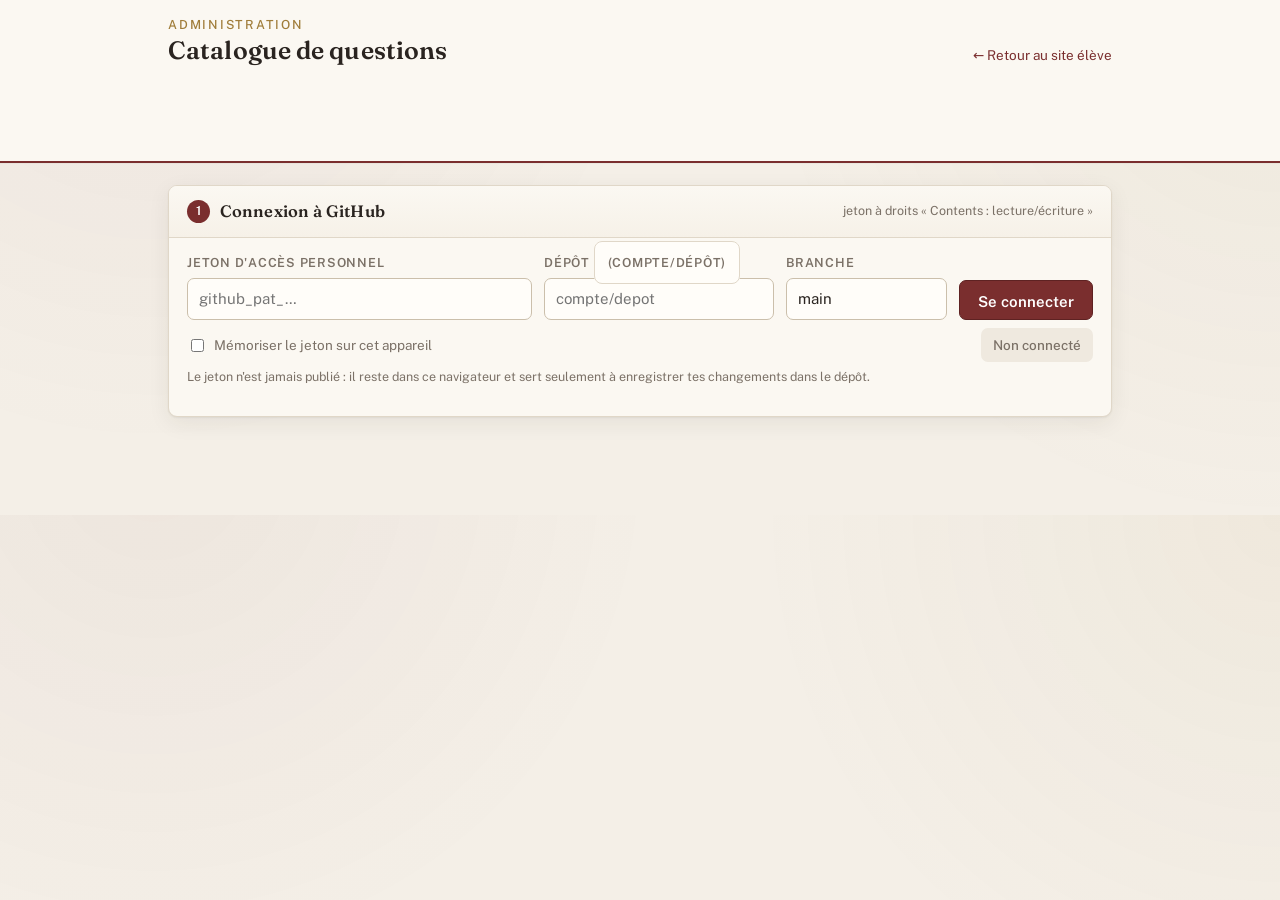
<file: admin/index.html>
<!doctype html>
<html lang="fr">
<head>
<meta charset="utf-8" />
<meta name="viewport" content="width=device-width, initial-scale=1.0" />
<meta name="robots" content="noindex" />
<title>Administration — Catalogue de questions</title>
<link rel="preconnect" href="https://fonts.googleapis.com">
<link rel="preconnect" href="https://fonts.gstatic.com" crossorigin>
<link href="https://fonts.googleapis.com/css2?family=Fraunces:opsz,wght@9..144,500;9..144,600&family=Public+Sans:ital,wght@0,400;0,500;0,600;1,400&display=swap" rel="stylesheet">
<style>
  :root{
    --bg:#f4efe7; --panel:#fbf8f2; --ink:#2a2420; --muted:#7b7167;
    --line:#e0d7c8; --line-strong:#cbbfab;
    --burgundy:#7a2e2e; --burgundy-deep:#5e2222; --burgundy-soft:#f0e2df;
    --gold:#a07d3a; --ok:#3f7d4e; --ok-bg:#e7f1e8; --err:#a53b2f; --err-bg:#f6e4e1;
    --radius:9px; --shadow:0 1px 2px rgba(42,36,32,.06),0 6px 22px rgba(42,36,32,.07);
  }
  *{box-sizing:border-box}
  html,body{margin:0}
  body{
    background:var(--bg);
    background-image:radial-gradient(circle at 12% -10%,rgba(122,46,46,.05),transparent 40%),
                     radial-gradient(circle at 100% 0,rgba(160,125,58,.06),transparent 38%);
    color:var(--ink); font-family:"Public Sans",system-ui,sans-serif; font-size:15px; line-height:1.5;
  }
  h1,h2,h3{font-family:"Fraunces",Georgia,serif; font-weight:600; letter-spacing:.1px; margin:0}
  a{color:var(--burgundy)}
  .wrap{max-width:980px; margin:0 auto; padding:0 18px 80px}

  header.top{
    border-bottom:2px solid var(--burgundy); background:var(--panel);
    padding:18px 0 16px; margin-bottom:22px; box-shadow:0 1px 0 rgba(0,0,0,.03);
  }
  .top .wrap{display:flex; align-items:flex-end; justify-content:space-between; gap:16px; flex-wrap:wrap}
  .top h1{font-size:25px; line-height:1.15}
  .top h1 small{display:block; font-family:"Public Sans"; font-weight:500; font-size:12.5px;
    letter-spacing:.14em; text-transform:uppercase; color:var(--gold); margin-bottom:4px}
  .backlink{font-size:13.5px; text-decoration:none; white-space:nowrap}
  .backlink:hover{text-decoration:underline}

  .card{background:var(--panel); border:1px solid var(--line); border-radius:var(--radius);
    box-shadow:var(--shadow); margin:0 0 18px; overflow:hidden}
  .card > .head{display:flex; align-items:center; gap:10px; padding:13px 18px;
    border-bottom:1px solid var(--line); background:linear-gradient(#fbf8f2,#f6f1e8)}
  .card > .head .n{width:23px;height:23px;border-radius:50%;background:var(--burgundy);color:#fff;
    font-size:12.5px;font-weight:600;display:grid;place-items:center;font-family:"Public Sans";flex:0 0 auto}
  .card > .head h2{font-size:16.5px}
  .card > .head .hint{margin-left:auto;color:var(--muted);font-size:12.5px;font-weight:400}
  .card > .body{padding:16px 18px}

  label.fld{display:block; margin:0 0 13px}
  label.fld > span.lab{display:block; font-size:12.5px; font-weight:600; color:var(--muted);
    text-transform:uppercase; letter-spacing:.06em; margin-bottom:5px}
  label.fld > span.sub{font-weight:400;text-transform:none;letter-spacing:0;color:var(--muted)}
  input[type=text],input[type=number],select,textarea{
    width:100%; padding:9px 11px; border:1px solid var(--line-strong); border-radius:7px;
    background:#fffdf9; color:var(--ink); font:inherit; transition:border-color .15s,box-shadow .15s}
  textarea{min-height:74px; resize:vertical; line-height:1.5}
  input:focus,select:focus,textarea:focus{outline:none; border-color:var(--burgundy);
    box-shadow:0 0 0 3px var(--burgundy-soft)}
  input[readonly]{background:#efe9df; color:var(--muted); cursor:default; font-family:ui-monospace,monospace; font-size:13.5px}
  .row{display:grid; gap:14px}
  .row.c2{grid-template-columns:1fr 1fr}
  .row.c3{grid-template-columns:1fr 1fr 1fr}
  @media(max-width:680px){.row.c2,.row.c3{grid-template-columns:1fr}}

  button{font:inherit; cursor:pointer; border-radius:7px; border:1px solid transparent; transition:all .15s}
  .btn{background:var(--burgundy); color:#fff; border-color:var(--burgundy-deep); padding:10px 18px; font-weight:600}
  .btn:hover{background:var(--burgundy-deep)}
  .btn:disabled{opacity:.45; cursor:not-allowed}
  .btn.ghost{background:#fff; color:var(--burgundy); border-color:var(--line-strong)}
  .btn.ghost:hover{border-color:var(--burgundy); background:var(--burgundy-soft)}
  .btn.danger{background:#fff;color:var(--err);border-color:#e3c4bd}
  .btn.danger:hover{background:var(--err-bg)}
  .btn.sm{padding:6px 12px; font-size:13px}
  .btn-add{background:var(--burgundy-soft); color:var(--burgundy-deep); border:1px dashed var(--line-strong);
    padding:8px 13px; font-weight:600; font-size:13.5px}
  .btn-add:hover{border-color:var(--burgundy); background:#f6e6e2}
  .x{background:none;border:none;color:var(--muted);font-size:18px;line-height:1;padding:2px 7px;border-radius:6px}
  .x:hover{background:var(--err-bg); color:var(--err)}

  .conn{display:grid; grid-template-columns:1.5fr 1fr .7fr auto; gap:12px; align-items:end}
  @media(max-width:680px){.conn{grid-template-columns:1fr}}
  .status{font-size:13.5px; font-weight:500; padding:7px 12px; border-radius:7px; display:inline-flex; gap:7px; align-items:center}
  .status.ok{background:var(--ok-bg); color:var(--ok)}
  .status.err{background:var(--err-bg); color:var(--err)}
  .status.idle{background:#efe9df; color:var(--muted)}
  .checkline{display:flex;align-items:center;gap:7px;font-size:13.5px;color:var(--muted);margin-top:8px}
  .checkline input{width:auto}

  .modebar{display:flex; gap:0; background:#efe7da; border:1px solid var(--line-strong); border-radius:9px; padding:4px; width:fit-content; flex-wrap:wrap}
  .modebar button{background:none; color:var(--muted); padding:8px 18px; font-weight:600; border-radius:6px}
  .modebar button.on{background:var(--burgundy); color:#fff; box-shadow:var(--shadow)}

  .sub{border:1px solid var(--line); border-radius:8px; background:#fffdf9; padding:13px; margin-bottom:11px; position:relative}
  .sub > .subhead{display:flex; align-items:center; gap:9px; margin-bottom:10px}
  .sub > .subhead .tag{font-size:11.5px; font-weight:700; letter-spacing:.05em; text-transform:uppercase; color:var(--burgundy)}
  .sub > .subhead .x{margin-left:auto}
  .listrow{display:flex; gap:8px; margin-bottom:7px; align-items:center}
  .listrow input[type=text]{flex:1}

  .muted{color:var(--muted)}
  .hide{display:none !important}
  .note{font-size:12.5px; color:var(--muted); margin-top:6px}
  .grid-cases{border-collapse:collapse; margin-top:8px}
  .grid-cases th,.grid-cases td{border:1px solid var(--line-strong); padding:7px 12px; text-align:center; font-size:13.5px}
  .grid-cases th{background:#f3ece0; font-weight:600}

  .filters{display:grid; grid-template-columns:repeat(4,1fr); gap:12px}
  @media(max-width:680px){.filters{grid-template-columns:1fr 1fr}}
  .qlist{max-height:260px; overflow:auto; border:1px solid var(--line); border-radius:8px; margin-top:12px; background:#fffdf9}
  .qitem{display:flex; gap:10px; align-items:center; padding:9px 13px; border-bottom:1px solid var(--line); cursor:pointer}
  .qitem:last-child{border-bottom:none}
  .qitem:hover{background:var(--burgundy-soft)}
  .qitem.sel{background:var(--burgundy-soft); box-shadow:inset 3px 0 0 var(--burgundy)}
  .qitem .qid{font-family:ui-monospace,monospace; font-size:12.5px; color:var(--burgundy-deep); flex:0 0 auto}
  .qitem .qtx{flex:1; font-size:13.5px; overflow:hidden; text-overflow:ellipsis; white-space:nowrap}
  .qitem .qmeta{font-size:11.5px; color:var(--muted); flex:0 0 auto}

  .actionbar{position:sticky; bottom:0; background:rgba(251,248,242,.96); backdrop-filter:blur(6px);
    border-top:2px solid var(--burgundy); margin-top:6px; padding:14px 0; z-index:10}
  .actionbar .wrap{display:flex; gap:12px; align-items:center; flex-wrap:wrap; padding-bottom:0}
  .actionbar .grow{flex:1}

  .toast{position:fixed; left:50%; bottom:84px; transform:translateX(-50%) translateY(20px);
    background:var(--ink); color:#fff; padding:12px 20px; border-radius:9px; box-shadow:var(--shadow);
    font-weight:500; opacity:0; pointer-events:none; transition:all .25s; z-index:50; max-width:90vw; text-align:center}
  .toast.show{opacity:1; transform:translateX(-50%) translateY(0)}
  .toast.err{background:var(--err)}
  .toast.ok{background:var(--ok)}

  details.preview summary{cursor:pointer; color:var(--muted); font-size:13px}
  pre.json{background:#2a2420; color:#e9e0d2; padding:14px; border-radius:8px; overflow:auto; font-size:12px; max-height:340px}
  code{font-family:ui-monospace,monospace; font-size:.92em; background:#efe7da; padding:1px 5px; border-radius:4px}

  /* ---- Sélecteur « Piger un document existant » ---- */
  .dp-overlay{position:fixed; inset:0; background:rgba(42,36,32,.55); backdrop-filter:blur(3px);
    display:grid; place-items:center; z-index:60; padding:18px}
  .dp-modal{background:var(--panel); border:1px solid var(--line-strong); border-radius:var(--radius);
    box-shadow:0 12px 40px rgba(42,36,32,.28); width:min(760px,94vw); max-height:86vh;
    display:flex; flex-direction:column; overflow:hidden}
  .dp-head{display:flex; align-items:center; gap:10px; padding:14px 18px; border-bottom:1px solid var(--line);
    background:linear-gradient(#fbf8f2,#f6f1e8)}
  .dp-head h3{font-family:"Fraunces",Georgia,serif; font-size:18px; margin:0}
  .dp-head .x{margin-left:auto}
  .dp-tools{padding:13px 18px; border-bottom:1px solid var(--line); display:flex; flex-direction:column; gap:10px}
  .dp-row2{display:flex; gap:12px; align-items:center; flex-wrap:wrap}
  .dp-chips{display:flex; gap:6px; background:#efe7da; border:1px solid var(--line-strong); border-radius:8px; padding:3px}
  .dp-chip{background:none; color:var(--muted); padding:6px 13px; font-weight:600; font-size:13px; border-radius:6px}
  .dp-chip.on{background:var(--burgundy); color:#fff}
  .dp-row2 select{flex:1; min-width:180px}
  .dp-list{overflow:auto; padding:8px; display:flex; flex-direction:column; gap:7px; background:#fffdf9}
  .dp-item{display:flex; gap:12px; align-items:center; text-align:left; width:100%; cursor:pointer;
    background:#fff; border:1px solid var(--line); border-radius:8px; padding:9px 11px}
  .dp-item:hover{border-color:var(--burgundy); background:var(--burgundy-soft)}
  .dp-thumb{flex:0 0 56px; width:56px; height:56px; border-radius:6px; overflow:hidden;
    display:grid; place-items:center; background:#f3ece0; border:1px solid var(--line)}
  .dp-thumb img{width:100%; height:100%; object-fit:cover; display:block}
  .dp-thumb.txt{color:var(--line-strong); font-size:24px; font-family:Georgia,serif}
  .dp-it-body{flex:1; min-width:0; display:flex; flex-direction:column; gap:3px}
  .dp-it-title{font-weight:600; font-size:14px; color:var(--ink); white-space:nowrap; overflow:hidden; text-overflow:ellipsis}
  .dp-it-snip{font-size:12.5px; color:var(--muted); line-height:1.4;
    display:-webkit-box; -webkit-line-clamp:2; -webkit-box-orient:vertical; overflow:hidden}
  .dp-it-meta{font-size:11px; color:var(--gold); text-transform:uppercase; letter-spacing:.04em;
    white-space:nowrap; overflow:hidden; text-overflow:ellipsis}
  .dp-pick{flex:0 0 auto; font-size:12.5px; font-weight:700; color:var(--burgundy); white-space:nowrap}
  .dp-empty{padding:26px 18px; text-align:center; color:var(--muted); font-size:13.5px}
  .dp-foot{display:flex; gap:12px; align-items:center; flex-wrap:wrap; padding:12px 18px;
    border-top:1px solid var(--line); background:var(--panel)}
  @media(max-width:680px){.dp-thumb{flex-basis:44px;width:44px;height:44px}}
</style>
</head>
<body>

<header class="top">
  <div class="wrap">
    <h1><small>Administration</small>Catalogue de questions</h1>
    <a class="backlink" id="backlink" href="../index.html">&larr; Retour au site &eacute;l&egrave;ve</a>
  </div>
</header>

<div class="wrap">

  <section class="card">
    <div class="head"><span class="n">1</span><h2>Connexion &agrave; GitHub</h2>
      <span class="hint">jeton &agrave; droits « Contents : lecture/&eacute;criture »</span></div>
    <div class="body">
      <div class="conn">
        <label class="fld" style="margin:0">
          <span class="lab">Jeton d'acc&egrave;s personnel</span>
          <input type="text" id="token" placeholder="github_pat_…" autocomplete="off" spellcheck="false">
        </label>
        <label class="fld" style="margin:0">
          <span class="lab">D&eacute;p&ocirc;t <span class="sub">(compte/d&eacute;p&ocirc;t)</span></span>
          <input type="text" id="repo" placeholder="compte/depot">
        </label>
        <label class="fld" style="margin:0">
          <span class="lab">Branche</span>
          <input type="text" id="branch" value="main">
        </label>
        <button class="btn" id="btnConnect" style="height:40px">Se connecter</button>
      </div>
      <div class="checkline">
        <input type="checkbox" id="remember"><label for="remember" style="margin:0;cursor:pointer">M&eacute;moriser le jeton sur cet appareil</label>
        <span style="flex:1"></span>
        <span class="status idle" id="connStatus">Non connect&eacute;</span>
      </div>
      <p class="note">Le jeton n'est jamais publi&eacute; : il reste dans ce navigateur et sert seulement &agrave; enregistrer tes changements dans le d&eacute;p&ocirc;t.</p>
    </div>
  </section>

  <div id="editor" class="hide">

    <section class="card">
      <div class="head"><span class="n">2</span><h2>Que veux-tu faire ?</h2></div>
      <div class="body">
        <div class="modebar">
          <button id="modeNew" class="on">&#65291; Nouvelle question</button>
          <button id="modeEdit">&#9998; Modifier une question existante</button>
        </div>
        <div id="editPicker" class="hide" style="margin-top:16px">
          <div class="filters">
            <label class="fld" style="margin:0"><span class="lab">Niveau</span>
              <select id="fNiveau"><option value="">Tous</option><option>1</option><option>2</option><option>3</option><option>4</option></select></label>
            <label class="fld" style="margin:0"><span class="lab">Op&eacute;ration</span>
              <select id="fOp"><option value="">Toutes</option></select></label>
            <label class="fld" style="margin:0"><span class="lab">R&eacute;alit&eacute; sociale</span>
              <select id="fRealite"><option value="">Toutes</option></select></label>
            <label class="fld" style="margin:0"><span class="lab">Recherche</span>
              <input type="text" id="fSearch" placeholder="mot-cl&eacute;, id…"></label>
          </div>
          <div class="qlist" id="qlist"></div>
          <div style="display:flex; gap:10px; margin-top:12px; flex-wrap:wrap">
            <button class="btn ghost sm" id="btnDuplicate" disabled>&#128203; Dupliquer en nouvelle</button>
            <button class="btn danger sm" id="btnDelete" disabled>&#128465; Supprimer cette question</button>
          </div>
        </div>
      </div>
    </section>

    <section class="card">
      <div class="head"><span class="n">3</span><h2>Identification</h2></div>
      <div class="body">
        <div class="row">
          <label class="fld"><span class="lab">Identifiant <span class="sub" id="qidHint">(g&eacute;n&eacute;r&eacute; automatiquement)</span></span>
            <input type="text" id="qid" spellcheck="false" readonly>
            <div class="checkline hide" id="qidCustomWrap" style="margin-top:6px">
              <input type="checkbox" id="qidCustom"><label for="qidCustom" style="margin:0;cursor:pointer">Personnaliser l'identifiant</label>
            </div></label>
          <input type="hidden" id="qnumero"><!-- num&eacute;ro g&eacute;r&eacute; automatiquement en coulisses -->
        </div>
        <div class="row c3">
          <label class="fld"><span class="lab">R&eacute;alit&eacute; sociale</span><select id="qrealite"></select></label>
          <label class="fld"><span class="lab">Op&eacute;ration intellectuelle</span><select id="qop"></select></label>
          <label class="fld"><span class="lab">Niveau</span>
            <select id="qniveau"><option value="1">Secondaire 1</option><option value="2">Secondaire 2</option><option value="3">Secondaire 3</option><option value="4">Secondaire 4</option></select></label>
        </div>
      </div>
    </section>

    <section class="card">
      <div class="head"><span class="n">4</span><h2>&Eacute;nonc&eacute;</h2></div>
      <div class="body">
        <label class="fld"><span class="lab">Consigne</span><textarea id="qprompt"></textarea></label>
        <details class="preview">
          <summary>Options avanc&eacute;es : puces &amp; mots en gras <span class="muted">(surtout pour la causalit&eacute;)</span></summary>
          <div style="padding-top:12px">
            <label class="fld" style="margin-bottom:7px"><span class="lab">Puces <span class="sub">(&eacute;l&eacute;ments &agrave; relier)</span></span></label>
            <div id="bullets"></div>
            <button class="btn-add" id="addBullet" type="button">&#65291; Ajouter une puce</button>
            <label class="fld" style="margin:18px 0 7px"><span class="lab">Instructions <span class="sub">(fragments ; coche « gras » pour les mots &agrave; mettre en gras)</span></span></label>
            <div id="instructions"></div>
            <button class="btn-add" id="addInstr" type="button">&#65291; Ajouter un fragment</button>
            <p class="note">Astuce : pour une question de causalit&eacute;, on a typiquement « Fais des phrases compl&egrave;tes… » avec <em>but / cause / cons&eacute;quence / explication</em> en gras.</p>
          </div>
        </details>
      </div>
    </section>

    <section class="card">
      <div class="head"><span class="n">5</span><h2>Espace de r&eacute;ponse</h2></div>
      <div class="body">
        <label class="fld" style="max-width:380px"><span class="lab">Type de r&eacute;ponse</span>
          <select id="rsType">
            <option value="lines">Lignes de r&eacute;ponse</option>
            <option value="labeled-list">Liste &agrave; libell&eacute;s (lettres)</option>
            <option value="labeled-lines">Champs de r&eacute;daction &agrave; libell&eacute;s (phrases)</option>
            <option value="chrono-ordering">Mise en ordre chronologique</option>
            <option value="before-after-axis">Axe avant / apr&egrave;s</option>
            <option value="checkbox-table">Tableau &agrave; cocher</option>
          </select></label>
        <div id="rsFields"></div>
      </div>
    </section>

    <section class="card">
      <div class="head"><span class="n">6</span><h2>R&eacute;glettes d'&eacute;valuation</h2>
        <span class="hint">choisis une r&eacute;glette pr&eacute;m&eacute;moris&eacute;e pour aller vite</span></div>
      <div class="body">
        <div id="reglettes"></div>
        <button class="btn-add" id="addReglette" type="button">&#65291; Ajouter une r&eacute;glette</button>
      </div>
    </section>

    <section class="card">
      <div class="head"><span class="n">7</span><h2>Documents</h2>
        <span class="hint">encadr&eacute;s affich&eacute;s sous la question</span></div>
      <div class="body">
        <div id="documents"></div>
        <div style="display:flex; gap:9px; flex-wrap:wrap">
          <button class="btn-add" data-layout="text-only" type="button">&#65291; Texte</button>
          <button class="btn-add" data-layout="image-only" type="button">&#65291; Image</button>
          <button class="btn-add" data-layout="text-image" type="button">&#65291; Texte + image</button>
          <button class="btn-add" id="btnPickDoc" type="button" style="border-style:solid; margin-left:auto">&#128206; Piger un document existant</button>
        </div>
        <details class="preview" style="margin-top:14px">
          <summary>T&eacute;l&eacute;verser une image dans le d&eacute;p&ocirc;t</summary>
          <div class="sub" style="margin-top:10px">
            <div class="row c2">
              <label class="fld" style="margin:0"><span class="lab">Fichier image</span><input type="file" id="imgFile" accept="image/*"></label>
              <label class="fld" style="margin:0"><span class="lab">Dossier <span class="sub">(automatique, d'apr&egrave;s l'identifiant)</span></span><input type="text" id="imgFolder" readonly tabindex="-1" style="background:#f3efe6;color:#5b5446" placeholder="(d&eacute;fini par l'identifiant de la question)"></label>
            </div>
            <button class="btn ghost sm" id="btnUpload" type="button">&#8593; T&eacute;l&eacute;verser</button>
            <span id="uploadMsg" class="note"></span>
          </div>
        </details>
      </div>
    </section>

    <section class="card">
      <div class="head"><span class="n">8</span><h2>Corrig&eacute;</h2></div>
      <div class="body">
        <label class="fld" style="max-width:380px"><span class="lab">Forme du corrig&eacute;</span>
          <select id="corType">
            <option value="texte">Texte (r&eacute;ponse r&eacute;dig&eacute;e)</option>
            <option value="lettres">Lettres / positions</option>
            <option value="avant_apres">Avant / Apr&egrave;s</option>
            <option value="cases">Cases coch&eacute;es (tableau)</option>
          </select></label>
        <div id="corFields"></div>
      </div>
    </section>

    <details class="preview card" style="box-shadow:none">
      <summary style="padding:12px 18px">Voir le JSON de cette question (avanc&eacute;)</summary>
      <div style="padding:0 18px 16px"><pre class="json" id="jsonPreview"></pre></div>
    </details>

  </div>
</div>

<div class="actionbar hide" id="actionbar">
  <div class="wrap">
    <button class="btn" id="btnPublish">&#10003; Publier sur GitHub</button>
    <button class="btn ghost" id="btnReset">R&eacute;initialiser le formulaire</button>
    <span class="grow"></span>
    <span class="muted" id="catalogInfo"></span>
  </div>
</div>

<!-- Sélecteur « Piger un document existant » -->
<div class="dp-overlay hide" id="docPicker" aria-hidden="true">
  <div class="dp-modal" role="dialog" aria-label="Piger un document existant">
    <div class="dp-head">
      <h3>Piger un document existant</h3>
      <button class="x" type="button" data-close aria-label="Fermer">&times;</button>
    </div>
    <div class="dp-tools">
      <input type="text" id="dpSearch" placeholder="Rechercher dans les titres, le texte, la r&eacute;alit&eacute; sociale&hellip;">
      <div class="dp-row2">
        <div class="dp-chips">
          <button type="button" class="dp-chip on" data-type="all">Tous</button>
          <button type="button" class="dp-chip" data-type="text">Avec texte</button>
          <button type="button" class="dp-chip" data-type="image">Avec image</button>
        </div>
        <select id="dpRealite"></select>
      </div>
    </div>
    <div class="dp-list" id="dpList"></div>
    <div class="dp-foot">
      <span class="muted" id="dpCount"></span>
      <span style="flex:1"></span>
      <span class="note" style="margin:0">Chaque s&eacute;lection cr&eacute;e une <strong>copie ind&eacute;pendante</strong>.</span>
      <button class="btn ghost sm" type="button" data-close>Termin&eacute;</button>
    </div>
  </div>
</div>

<div class="toast" id="toast"></div>

<script src="../assets/js/data.js"></script>
<script>
(function(){
  'use strict';
  const $ = s => document.querySelector(s);
  const $$ = (s,root)=> Array.from((root||document).querySelectorAll(s));
  const DATA = window.DATA || { realites_sociales:[], operations_intellectuelles:[], questions:[] };

  // Listes de travail : on part des métadonnées de data.js, mais on les complète
  // avec ce qui se trouve réellement dans le catalogue chargé (questions.json).
  // Ainsi, même si data.js est en retard (p. ex. une réalité ajoutée seulement
  // dans questions.json), toutes les réalités/opérations restent filtrables et
  // éditables, et la réalité d'une question est toujours conservée à la sauvegarde.
  let REALITES = (DATA.realites_sociales||[]).slice();
  let OPERATIONS = (DATA.operations_intellectuelles||[]).slice();

  const store = { sha:null, file:{questions:[]}, currentIndex:-1, mode:'new' };
  let presets = [];
  let presetBySig = {};
  let opRegGroups = {};  // opération de question -> ensemble des opLabels de réglettes réellement utilisés avec elle
  // signature normalisée d'une réglette (ignore id/label, traite null et "" pareil, ordre de clés fixe)
  function regSig(r){
    if(!r) return '';
    const o={ type:r.type, opLabel:r.opLabel||'', maxPoints:r.maxPoints };
    if(r.type==='complex'){
      o.rows=(r.rows||[]).map(x=>({precise:(x.precise==null?'':x.precise), condition:(x.condition==null?'':x.condition), points:String(x.points)}));
    } else {
      o.levels=(r.levels||[]).map(x=>({points:String(x.points), condition:(x.condition==null?'':x.condition)}));
    }
    if(r.footnote) o.footnote=r.footnote;
    return JSON.stringify(o);
  }
  let numeroTouched = false;

  // ----- Génération automatique de l'identifiant -----
  const OP_SLUG = {
    '\u00c9tablir des faits':'faits',
    'D\u00e9terminer des causes et des cons\u00e9quences':'causes-consequences',
    'D\u00e9terminer des changements et des continuit\u00e9s':'changements-continuites',
    'D\u00e9gager des diff\u00e9rences et des similitudes':'differences-similitudes',
    "Situer dans l'espace":'espace',
    'Mettre en relation des faits':'relation',
    'Situer dans le temps':'temps',
    '\u00c9tablir des liens de causalit\u00e9':'causalite'
  };
  function slugForOp(op){
    if(OP_SLUG[op]) return OP_SLUG[op];
    if(!op) return 'question';
    return op.toLowerCase().normalize('NFD').replace(/[\u0300-\u036f]/g,'').replace(/[^a-z0-9]+/g,'-').replace(/^-|-$/g,'').slice(0,18)||'question';
  }
  function allIds(){ const s=new Set(store.file.questions.map(q=>q.id)); (DATA.questions||[]).forEach(q=>s.add(q.id)); return s; }
  function genId(op){ const slug=slugForOp(op), ids=allIds(); let n=1; while(ids.has('q-'+slug+'-'+n)) n++; return 'q-'+slug+'-'+n; }
  function suggestNumero(realite){ let mx=0; store.file.questions.forEach(q=>{ if(q.realite_sociale_id===realite && (+q.numero||0)>mx) mx=+q.numero; }); return mx+1; }
  function applyAutoId(){ if(store.mode!=='new') return; if($('#qidCustom').checked) return; $('#qid').value=genId($('#qop').value); updateImgFolder(); refreshPreview(); }
  function applyAutoNumero(){ if(store.mode!=='new'||numeroTouched) return; $('#qnumero').value=suggestNumero($('#qrealite').value); refreshPreview(); }
  function imgFolderFromId(){ return ($('#qid').value||'').trim().replace(/^q-/,''); }   // dossier images = identifiant sans le préfixe q-
  function updateImgFolder(){ const el=$('#imgFolder'); if(el) el.value=imgFolderFromId(); }
  function initNewForm(){
    $('#qidCustom').checked=false; $('#qid').readOnly=true; numeroTouched=false;
    resetForm();
    if(!$('#qop').value) $('#qop').selectedIndex=0;
    if(!$('#qrealite').value) $('#qrealite').selectedIndex=0;
    applyAutoNumero(); applyAutoId();
  }
  // câblage (les éléments existent : le script est en fin de body)
  $('#qop').addEventListener('change', ()=>{ applyAutoId(); refreshRegPresets(); refreshPreview(); });
  $('#qrealite').addEventListener('change', ()=>{ applyAutoNumero(); refreshPreview(); });
  $('#qnumero').addEventListener('input', ()=>{ numeroTouched=true; refreshPreview(); });
  $('#qid').addEventListener('input', ()=>{ updateImgFolder(); refreshPreview(); });
  $('#qidCustom').addEventListener('change', function(){
    if(this.checked){ $('#qid').readOnly=false; $('#qid').focus(); $('#qidHint').textContent='(personnalis\u00e9)'; }
    else { $('#qid').readOnly=true; $('#qidHint').textContent='(g\u00e9n\u00e9r\u00e9 automatiquement)'; applyAutoId(); }
  });

  function esc(s){return String(s==null?'':s).replace(/&/g,'&amp;').replace(/</g,'&lt;').replace(/>/g,'&gt;').replace(/"/g,'&quot;');}
  function toast(msg, kind){const t=$('#toast'); t.textContent=msg; t.className='toast show '+(kind||''); clearTimeout(t._t); t._t=setTimeout(()=>t.className='toast',3400);}
  function base64ToUtf8(b64){const bin=atob(String(b64).replace(/\s/g,'')); const bytes=Uint8Array.from(bin,c=>c.charCodeAt(0)); return new TextDecoder('utf-8').decode(bytes);}
  function utf8ToBase64(str){const bytes=new TextEncoder().encode(str); let bin=''; bytes.forEach(b=>bin+=String.fromCharCode(b)); return btoa(bin);}

  function fillSelect(sel, items, opt){opt=opt||{}; sel.innerHTML=(opt.blank?`<option value="">${opt.blank}</option>`:'');
    items.forEach(it=>{const o=document.createElement('option'); o.value=opt.value?opt.value(it):it; o.textContent=opt.label?opt.label(it):it; sel.appendChild(o);});}
  // réalités triées par niveau (Sec 1 puis Sec 2), en gardant l'ordre du programme, regroupées par année
  function fillRealiteSelect(sel, blank){
    const prev=sel.value;
    const list=REALITES.map((r,idx)=>({r,idx})).sort((a,b)=>((a.r.niveau||0)-(b.r.niveau||0))||(a.idx-b.idx));
    const byLvl={}; list.forEach(o=>{(byLvl[o.r.niveau||0]=byLvl[o.r.niveau||0]||[]).push(o.r);});
    let html=blank?'<option value="">'+esc(blank)+'</option>':'';
    Object.keys(byLvl).sort((a,b)=>a-b).forEach(lvl=>{ html+='<optgroup label="Secondaire '+esc(lvl)+'">';
      byLvl[lvl].forEach(r=>{ html+='<option value="'+esc(r.id)+'">'+esc(r.titre||r.id)+'</option>'; }); html+='</optgroup>'; });
    sel.innerHTML=html;
    if(prev) sel.value=prev;
  }
  function fillAllSelects(){
    const op1=$('#qop').value, op2=$('#fOp').value;
    fillSelect($('#qop'), OPERATIONS);
    fillSelect($('#fOp'), OPERATIONS, {blank:'Toutes'});
    if(op1) $('#qop').value=op1;
    if(op2) $('#fOp').value=op2;
    fillRealiteSelect($('#qrealite'));
    fillRealiteSelect($('#fRealite'), 'Toutes');
  }
  fillAllSelects();

  // Complète REALITES/OPERATIONS avec tout ce qui apparaît dans le catalogue chargé,
  // puis reconstruit les menus. À appeler après chaque chargement depuis GitHub.
  function syncMetaWithCatalog(){
    const qs=(store.file&&store.file.questions)||[];
    const knownReal=new Set(REALITES.map(r=>r.id));
    const knownOp=new Set(OPERATIONS);
    qs.forEach(q=>{
      const rid=q.realite_sociale_id;
      if(rid && !knownReal.has(rid)){
        knownReal.add(rid);
        REALITES.push({ id:rid, titre:rid, niveau:(+q.niveau||2) });
      }
      const op=q.operation;
      if(op && !knownOp.has(op)){ knownOp.add(op); OPERATIONS.push(op); }
    });
    fillAllSelects();
  }

  (function buildPresets(){
    const seen=new Map();
    (DATA.questions||[]).forEach(q=>(q.reglettes||[]).forEach(r=>{
      const c=Object.assign({},r); delete c.id; delete c.label;
      const key=JSON.stringify(c);
      if(!seen.has(key)) seen.set(key,{rest:c,count:0});
      seen.get(key).count++;
    }));
    presets = Array.from(seen.values()).map((p,i)=>{
      const r=p.rest;
      const cond = r.type==='simple' ? ((r.levels&&r.levels[0]&&r.levels[0].condition)||'')
                                     : ((r.rows&&r.rows[0]&&(r.rows[0].precise||r.rows[0].condition))||'');
      return { i, group:r.opLabel||'&Eacute;tablir des liens de causalit&eacute;',
               label:r.maxPoints+' pt · '+String(cond).slice(0,52), count:p.count, reglette:r };
    }).sort((a,b)=> String(a.group).localeCompare(String(b.group)) || b.count-a.count);
    presets.forEach((p,k)=>{ p.i=k; });   // réindexer APRÈS le tri : p.i == position réelle dans le tableau
    presetBySig={}; presets.forEach(p=>{ const s=regSig(p.reglette); if(!(s in presetBySig)) presetBySig[s]=p.i; });
    opRegGroups={}; (DATA.questions||[]).forEach(q=>{ const op=q.operation||''; (q.reglettes||[]).forEach(r=>{ (opRegGroups[op]=opRegGroups[op]||{})[r.opLabel||'']=1; }); });
  })();
  function presetSelectHTML(op){
    const allow = (op && opRegGroups[op]) ? opRegGroups[op] : null;   // filtre selon les réglettes réellement utilisées avec cette opération
    const groups={}; presets.forEach(p=>{ if(allow && !allow[p.group]) return; (groups[p.group]=groups[p.group]||[]).push(p); });
    let html='<option value="">— choisir une r&eacute;glette pr&eacute;m&eacute;moris&eacute;e —</option>';
    Object.keys(groups).sort().forEach(g=>{ html+='<optgroup label="'+esc(g)+'">';
      groups[g].forEach(p=>{html+='<option value="'+p.i+'">'+esc(p.label)+' (&times;'+p.count+')</option>';}); html+='</optgroup>'; });
    return html;
  }

  // ---- éditeurs de listes de chaînes ----
  function stringListEditor(container, values, placeholder){container.innerHTML='';
    (values&&values.length?values:['']).forEach(v=>addStringRow(container,v,placeholder));}
  function addStringRow(container,val,placeholder){
    const row=document.createElement('div'); row.className='listrow';
    row.innerHTML='<input type="text" value="'+esc(val)+'" placeholder="'+esc(placeholder||'')+'"><button class="x" type="button" title="Retirer">&times;</button>';
    row.querySelector('.x').onclick=()=>{row.remove(); refreshPreview();};
    row.querySelector('input').oninput=refreshPreview;
    container.appendChild(row);
  }
  function readStringList(container){ if(!container) return []; return $$('.listrow input[type=text]',container).map(i=>i.value).filter(v=>v.trim()!==''); }

  // ===================== GitHub API =====================
  function cfg(){return {token:$('#token').value.trim(), repo:$('#repo').value.trim(), branch:$('#branch').value.trim()||'main'};}
  function headers(){return {'Authorization':'Bearer '+cfg().token,'Accept':'application/vnd.github+json','X-GitHub-Api-Version':'2022-11-28'};}
  const FILE='assets/data/questions.json';
  function apiUrl(){const c=cfg(); return 'https://api.github.com/repos/'+c.repo+'/contents/'+FILE;}
  function httpMsg(s){
    if(s===401) return 'Jeton refus\u00e9 (401). V\u00e9rifie qu\u2019il est valide et non expir\u00e9.';
    if(s===403) return 'Acc\u00e8s refus\u00e9 (403). Le jeton manque de droits \u00ab Contents : \u00e9criture \u00bb.';
    if(s===404) return 'Introuvable (404). V\u00e9rifie le d\u00e9p\u00f4t et la branche.';
    return 'Erreur r\u00e9seau ('+s+').';
  }
  async function ghLoad(){
    const c=cfg();
    const res=await fetch(apiUrl()+'?ref='+encodeURIComponent(c.branch)+'&t='+Date.now(),{headers:headers()});
    if(res.status===404) return {sha:null, data:{questions:[]}};
    if(!res.ok) throw new Error(httpMsg(res.status));
    const j=await res.json();
    let data; try{ data=JSON.parse(base64ToUtf8(j.content)); }catch(e){ throw new Error('Le fichier questions.json est illisible.'); }
    if(Array.isArray(data)) data={questions:data};
    if(!Array.isArray(data.questions)) data.questions=[];
    return {sha:j.sha, data};
  }
  async function ghSave(message){
    const c=cfg();
    const body={message:message, content:utf8ToBase64(JSON.stringify(store.file,null,2)+'\n'), branch:c.branch};
    if(store.sha) body.sha=store.sha;
    const res=await fetch(apiUrl(),{method:'PUT',headers:Object.assign({'Content-Type':'application/json'},headers()),body:JSON.stringify(body)});
    if(!res.ok){ if(res.status===409) throw new Error('Conflit : le fichier a chang\u00e9 entre-temps. Reconnecte-toi pour recharger.'); throw new Error(httpMsg(res.status)); }
    const j=await res.json(); store.sha=j.content.sha;
  }
  async function ghUploadImage(file, path){
    const c=cfg();
    const b64=await new Promise((rs,rj)=>{const fr=new FileReader(); fr.onload=()=>rs(String(fr.result).split(',')[1]); fr.onerror=rj; fr.readAsDataURL(file);});
    const url='https://api.github.com/repos/'+c.repo+'/contents/'+path;
    let sha=null; try{const r=await fetch(url+'?ref='+c.branch,{headers:headers()}); if(r.ok) sha=(await r.json()).sha;}catch(e){}
    const body={message:'Image: '+path, content:b64, branch:c.branch}; if(sha) body.sha=sha;
    const res=await fetch(url,{method:'PUT',headers:Object.assign({'Content-Type':'application/json'},headers()),body:JSON.stringify(body)});
    if(!res.ok) throw new Error(httpMsg(res.status));
  }

  // ===================== Connexion =====================
  (function detect(){
    var urlRepo='';
    try{ const host=location.hostname, seg=location.pathname.split('/').filter(Boolean);
      if(host.endsWith('github.io') && seg.length) urlRepo=host.split('.')[0]+'/'+seg[0]; }catch(e){}
    if(urlRepo) $('#repo').value=urlRepo;   // l'adresse du site fait foi pour le dépôt
    try{
      if(!urlRepo){ const r=localStorage.getItem('hec_admin_repo'); if(r) $('#repo').value=r; } // repli (test local)
      // jeton mémorisé PROPRE À CE DÉPÔT (plusieurs sites d'un même compte partagent le localStorage du domaine)
      const t=localStorage.getItem('hec_admin_token::'+($('#repo').value||'_'));
      if(t){ $('#token').value=t; $('#remember').checked=true; }
    }catch(e){}
  })();
  function setStatus(kind,msg){const el=$('#connStatus'); el.className='status '+kind; el.textContent=msg;}
  function updateCatalogInfo(){$('#catalogInfo').textContent=store.file.questions.length+' question(s) \u00e9ditable(s)';}
  $('#btnConnect').onclick=async()=>{
    const c=cfg();
    if(!c.token){ setStatus('err','Entre ton jeton.'); return; }
    if(!c.repo.includes('/')){ setStatus('err','D\u00e9p\u00f4t au format compte/d\u00e9p\u00f4t.'); return; }
    setStatus('idle','Connexion…');
    try{
      const r=await ghLoad(); store.sha=r.sha; store.file=r.data; store.currentIndex=-1;
      syncMetaWithCatalog(); resetDocPicker();
      try{ const tkey='hec_admin_token::'+c.repo;
        if($('#remember').checked){ localStorage.setItem(tkey,c.token); localStorage.setItem('hec_admin_repo',c.repo); }
        else { localStorage.removeItem(tkey); } }catch(e){}
      $('#editor').classList.remove('hide'); $('#actionbar').classList.remove('hide');
      setStatus('ok','Connect\u00e9 — '+r.data.questions.length+' question(s) dans le catalogue.');
      updateCatalogInfo(); renderQList(); if(store.mode==='new') initNewForm();
    }catch(e){ setStatus('err', e.message); }
  };

  // ===================== Mode =====================
  $('#modeNew').onclick=()=>setMode('new');
  $('#modeEdit').onclick=()=>setMode('edit');
  function setMode(m){
    store.mode=m;
    $('#modeNew').classList.toggle('on',m==='new');
    $('#modeEdit').classList.toggle('on',m==='edit');
    $('#editPicker').classList.toggle('hide',m!=='edit');
    $('#qidCustomWrap').classList.toggle('hide', m!=='new');
    $('#qidHint').textContent = (m==='new') ? '(g\u00e9n\u00e9r\u00e9 automatiquement)' : '(non modifiable)';
    if(m==='new'){ store.currentIndex=-1; initNewForm(); }
    else { $('#qid').readOnly=true; renderQList(); }
  }
  ['#fNiveau','#fOp','#fRealite'].forEach(s=>$(s).onchange=renderQList);
  $('#fSearch').oninput=renderQList;
  function renderQList(){
    const fn=$('#fNiveau').value, fo=$('#fOp').value, fr=$('#fRealite').value, fs=$('#fSearch').value.toLowerCase().trim();
    const list=$('#qlist'); list.innerHTML='';
    store.file.questions.forEach((q,idx)=>{
      if(fn && String(q.niveau)!==fn) return;
      if(fo && q.operation!==fo) return;
      if(fr && q.realite_sociale_id!==fr) return;
      const prompt=(q.questionBody&&q.questionBody.prompt)||'';
      if(fs && (q.id+' '+prompt+' '+q.operation).toLowerCase().indexOf(fs)<0) return;
      const it=document.createElement('div'); it.className='qitem'+(idx===store.currentIndex?' sel':'');
      it.innerHTML='<span class="qid">'+esc(q.id)+'</span><span class="qtx">'+esc(prompt)+'</span><span class="qmeta">'+esc(q.operation)+' · #'+q.numero+' · S'+q.niveau+'</span>';
      it.onclick=()=>{ store.currentIndex=idx; loadQuestion(store.file.questions[idx]); renderQList(); $('#btnDuplicate').disabled=false; $('#btnDelete').disabled=false; };
      list.appendChild(it);
    });
    if(!list.children.length) list.innerHTML='<div class="qitem muted" style="cursor:default">Aucune question ne correspond.</div>';
  }
  $('#btnDuplicate').onclick=()=>{
    if(store.currentIndex<0) return;
    const copy=JSON.parse(JSON.stringify(store.file.questions[store.currentIndex]));
    setMode('new'); loadQuestion(copy);
    $('#qidCustom').checked=false; $('#qid').readOnly=true; applyAutoId();
    toast('Copie charg\u00e9e — nouvel identifiant attribu\u00e9. Publie pour l\u2019ajouter.','ok');
  };
  $('#btnDelete').onclick=async()=>{
    if(store.currentIndex<0) return;
    const q=store.file.questions[store.currentIndex];
    if(!confirm('Supprimer d\u00e9finitivement « '+q.id+' » du catalogue \u00e9ditable ?')) return;
    store.file.questions.splice(store.currentIndex,1); store.currentIndex=-1;
    try{ await ghSave('Suppression question '+q.id); updateCatalogInfo(); renderQList(); resetForm();
      $('#btnDuplicate').disabled=true; $('#btnDelete').disabled=true; toast('Question supprim\u00e9e et publi\u00e9e.','ok'); }
    catch(e){ toast(e.message,'err'); }
  };

  // ===================== Espace de réponse =====================
  $('#rsType').onchange=()=>{ renderRsFields(); suggestCorType(); refreshPreview(); };
  function renderRsFields(state){
    const t=$('#rsType').value, box=$('#rsFields'); box.innerHTML='';
    if(t==='lines'){
      box.innerHTML='<label class="fld" style="max-width:240px"><span class="lab">Nombre de lignes</span><input type="number" id="rsCount" min="1" step="1" value="'+((state&&state.count)||4)+'"></label>';
      $('#rsCount').oninput=refreshPreview;
    } else if(t==='labeled-list'||t==='labeled-lines'||t==='chrono-ordering'){
      const lab=t==='chrono-ordering'?'Cases (du plus ancien au plus r\u00e9cent)':t==='labeled-lines'?'Libell\u00e9s (un champ de r\u00e9daction par libell\u00e9)':'Libell\u00e9s (un par r\u00e9ponse attendue)';
      box.innerHTML='<label class="fld"><span class="lab">'+lab+'</span></label><div id="rsItems"></div><button class="btn-add" id="addRsItem" type="button">&#65291; Ajouter</button>'
        +(t==='labeled-list'?'<label class="fld" style="margin-top:12px"><span class="lab">Choix propos\u00e9s (optionnel &mdash; affiche un menu d\u00e9roulant au lieu d\'un champ libre)</span></label><div id="rsOptions"></div><button class="btn-add" id="addRsOpt" type="button">&#65291; Choix</button>':'')
        +(t==='labeled-lines'?'<label class="fld" style="max-width:240px;margin-top:12px"><span class="lab">Hauteur (lignes par champ)</span><input type="number" id="rsCount" min="1" step="1" value="'+((state&&state.count)||3)+'"></label>':'');
      stringListEditor($('#rsItems'), state&&state.items, t==='chrono-ordering'?'ex. 1er (le plus ancien)':t==='labeled-lines'?'ex. Cause politique':'ex. Le royaume de France');
      $('#addRsItem').onclick=()=>addStringRow($('#rsItems'),'','');
      if(t==='labeled-list'){
        stringListEditor($('#rsOptions'), state&&state.options, 'ex. Renaissance artistique');
        $('#addRsOpt').onclick=()=>addStringRow($('#rsOptions'),'','');
      }
      if(t==='labeled-lines'){ $('#rsCount').oninput=refreshPreview; }
    } else if(t==='before-after-axis'){
      box.innerHTML='<div class="row c3">'+
        '<label class="fld"><span class="lab">Libell\u00e9 « avant »</span><input type="text" id="rsBefore" value="'+esc((state&&state.beforeLabel)||'Ant\u00e9riorit\u00e9 (Avant)')+'"></label>'+
        '<label class="fld"><span class="lab">Libell\u00e9 « apr\u00e8s »</span><input type="text" id="rsAfter" value="'+esc((state&&state.afterLabel)||'Post\u00e9riorit\u00e9 (Apr\u00e8s)')+'"></label>'+
        '<label class="fld"><span class="lab">\u00c9v\u00e9nement pivot</span><input type="text" id="rsPivot" value="'+esc((state&&state.pivot)||'')+'"></label></div>';
      ['#rsBefore','#rsAfter','#rsPivot'].forEach(s=>$(s).oninput=refreshPreview);
    } else if(t==='checkbox-table'){
      box.innerHTML='<div class="row c2">'+
        '<div><label class="fld"><span class="lab">Colonnes</span></label><div id="rsCols"></div><button class="btn-add" id="addCol" type="button">&#65291; Colonne</button></div>'+
        '<div><label class="fld"><span class="lab">Lignes</span></label><div id="rsRows"></div><button class="btn-add" id="addRow" type="button">&#65291; Ligne</button></div></div>';
      stringListEditor($('#rsCols'), state&&state.columns, 'ex. \u0152uvre profane');
      stringListEditor($('#rsRows'), state&&state.rows, 'ex. Document 1');
      $('#addCol').onclick=()=>{addStringRow($('#rsCols'),'',''); if($('#corType').value==='cases') renderCorFields();};
      $('#addRow').onclick=()=>{addStringRow($('#rsRows'),'',''); if($('#corType').value==='cases') renderCorFields();};
      ['#rsCols','#rsRows'].forEach(s=>$(s).addEventListener('input',()=>{ if($('#corType').value==='cases') renderCorFields(); }));
    }
  }
  function readResponseSpace(){
    const t=$('#rsType').value;
    if(t==='lines') return {type:t, count:parseInt($('#rsCount').value,10)||1};
    if(t==='labeled-list'){
      const o={type:t, items:readStringList($('#rsItems'))};
      const opts=readStringList($('#rsOptions'));
      if(opts.length) o.options=opts;
      return o;
    }
    if(t==='labeled-lines') return {type:t, items:readStringList($('#rsItems')), count:parseInt($('#rsCount').value,10)||3};
    if(t==='chrono-ordering') return {type:t, items:readStringList($('#rsItems'))};
    if(t==='before-after-axis') return {type:t, beforeLabel:$('#rsBefore').value, afterLabel:$('#rsAfter').value, pivot:$('#rsPivot').value};
    if(t==='checkbox-table') return {type:t, columns:readStringList($('#rsCols')), rows:readStringList($('#rsRows'))};
    return {type:t};
  }

  // ===================== Corrigé =====================
  $('#corType').onchange=()=>{renderCorFields(); refreshPreview();};
  function suggestCorType(){
    const map={'lines':'texte','labeled-list':'lettres','labeled-lines':'texte','chrono-ordering':'lettres','before-after-axis':'avant_apres','checkbox-table':'cases'};
    const want=map[$('#rsType').value]; if(want){ $('#corType').value=want; renderCorFields(); }
  }
  function renderCorFields(state){
    const t=$('#corType').value, box=$('#corFields'); box.innerHTML='';
    if(t==='texte'){
      box.innerHTML='<label class="fld"><span class="lab">R\u00e9ponse attendue</span><textarea id="corVal">'+esc((state&&state.valeur)||'')+'</textarea></label>';
      $('#corVal').oninput=refreshPreview;
    } else if(t==='lettres'){
      box.innerHTML='<label class="fld"><span class="lab">R\u00e9ponses, dans l\'ordre des libell\u00e9s</span></label><div id="corList"></div><button class="btn-add" id="addCor" type="button">&#65291; Ajouter</button>';
      stringListEditor($('#corList'), state&&state.valeurs, 'ex. D'); $('#addCor').onclick=()=>addStringRow($('#corList'),'','ex. D');
    } else if(t==='avant_apres'){
      box.innerHTML='<div class="row c2">'+
        '<div><label class="fld"><span class="lab">Documents « avant »</span></label><div id="corBefore"></div><button class="btn-add" id="addBef" type="button">&#65291; Ajouter</button></div>'+
        '<div><label class="fld"><span class="lab">Documents « apr\u00e8s »</span></label><div id="corAfter"></div><button class="btn-add" id="addAft" type="button">&#65291; Ajouter</button></div></div>';
      stringListEditor($('#corBefore'), state&&state.avant, 'ex. Document 3'); stringListEditor($('#corAfter'), state&&state.apres, 'ex. Document 2');
      $('#addBef').onclick=()=>addStringRow($('#corBefore'),'','ex. Document 3'); $('#addAft').onclick=()=>addStringRow($('#corAfter'),'','ex. Document 2');
    } else if(t==='cases'){
      const cols=readStringList($('#rsCols')), rows=readStringList($('#rsRows'));
      if(!cols.length||!rows.length){ box.innerHTML='<p class="note">D\u00e9finis d\u2019abord les colonnes et lignes du tableau \u00e0 cocher (section 5).</p>'; return; }
      let html='<table class="grid-cases"><tr><th></th>'+cols.map(c=>'<th>'+esc(c)+'</th>').join('')+'</tr>';
      rows.forEach((r,ri)=>{ html+='<tr><th>'+esc(r)+'</th>'+cols.map((c,ci)=>{
        const ck=state&&state.lignes&&state.lignes[ri]&&state.lignes[ri].cochees&&state.lignes[ri].cochees[ci]&&state.lignes[ri].cochees[ci].coche;
        return '<td><input type="checkbox" data-r="'+ri+'" data-c="'+ci+'" '+(ck?'checked':'')+'></td>';
      }).join('')+'</tr>'; });
      html+='</table>'; box.innerHTML=html;
      $$('#corFields input[type=checkbox]').forEach(cb=>cb.onchange=refreshPreview);
    }
  }
  function readCorrige(){
    const t=$('#corType').value;
    if(t==='texte') return {kind:t, valeur:$('#corVal').value};
    if(t==='lettres') return {kind:t, valeurs:readStringList($('#corList'))};
    if(t==='avant_apres') return {kind:t, avant:readStringList($('#corBefore')), apres:readStringList($('#corAfter'))};
    if(t==='cases'){
      const rows=readStringList($('#rsRows')), cols=readStringList($('#rsCols'));
      const lignes=rows.map((r,ri)=>({cochees:cols.map((c,ci)=>{
        const cb=document.querySelector('#corFields input[data-r="'+ri+'"][data-c="'+ci+'"]'); return {coche:!!(cb&&cb.checked)};
      })}));
      return {kind:t, lignes:lignes};
    }
    return {kind:'texte', valeur:''};
  }

  // ===================== Puces & instructions =====================
  $('#addBullet').onclick=()=>addStringRow($('#bullets'),'','ex. Une action de Martin Luther');
  $('#addInstr').onclick=()=>addInstrRow('',false);
  function addInstrRow(text,bold){
    const row=document.createElement('div'); row.className='listrow';
    row.innerHTML='<input type="text" value="'+esc(text)+'" placeholder="fragment de texte"><label class="checkline" style="margin:0"><input type="checkbox" '+(bold?'checked':'')+'> gras</label><button class="x" type="button">&times;</button>';
    row.querySelector('.x').onclick=()=>{row.remove();refreshPreview();};
    row.querySelectorAll('input').forEach(i=>{i.oninput=refreshPreview; i.onchange=refreshPreview;});
    $('#instructions').appendChild(row);
  }
  function readInstructions(){
    return $$('#instructions .listrow').map(row=>({text:row.querySelector('input[type=text]').value, bold:row.querySelector('input[type=checkbox]').checked})).filter(p=>p.text.trim()!=='');
  }

  // ===================== Réglettes =====================
  $('#addReglette').onclick=()=>addRegletteCard(null);
  function addRegletteCard(state){
    const card=document.createElement('div'); card.className='sub reglette';
    card.innerHTML='<div class="subhead"><span class="tag">R\u00e9glette</span><span class="regSummary muted" style="font-size:12.5px;font-weight:400"></span><button class="x" type="button" title="Retirer">&times;</button></div>'+
      '<label class="fld"><span class="lab">R\u00e9glette pr\u00e9m\u00e9moris\u00e9e <span class="sub">(filtr\u00e9e selon l\u2019op\u00e9ration choisie)</span></span><select class="regPreset">'+presetSelectHTML($('#qop').value)+'</select></label>'+
      '<details class="preview regAdv"><summary>Ajuster en d\u00e9tail (type, points, paliers)</summary><div style="padding-top:12px">'+
        '<div class="row c3">'+
          '<label class="fld"><span class="lab">Type</span><select class="regKind"><option value="simple">Simple (paliers)</option><option value="complex">Complexe (grille)</option></select></label>'+
          '<label class="fld"><span class="lab">Points max</span><input type="number" class="regMax" min="0" step="1" value="2"></label>'+
          '<label class="fld"><span class="lab">Libell\u00e9</span><input type="text" class="regLabel" value="R\u00e9glette (2 points)"></label></div>'+
        '<label class="fld"><span class="lab">Op\u00e9ration \u00e9valu\u00e9e</span><input type="text" class="regOp"></label>'+
        '<div class="regLevels"></div>'+
      '</div></details>';
    card.querySelector('.x').onclick=()=>{card.remove();refreshPreview();};
    const preset=card.querySelector('.regPreset');
    preset.onchange=()=>{ const p=presets[parseInt(preset.value,10)]; if(p){ fillReglette(card,p.reglette); refreshPreview(); } };
    card.querySelector('.regKind').onchange=()=>{ renderRegLevels(card); updateRegSummary(card); refreshPreview(); };
    ['.regMax','.regLabel','.regOp'].forEach(s=>card.querySelector(s).oninput=()=>{updateRegSummary(card);refreshPreview();});
    $('#reglettes').appendChild(card);
    if(state) fillReglette(card,state); else renderRegLevels(card);
    updateRegSummary(card);
  }
  // re-filtrer les menus de réglette quand l'opération de la question change
  function refreshRegPresets(){
    const op=$('#qop').value;
    $$('#reglettes .reglette .regPreset').forEach(sel=>{
      const cur=sel.value; sel.innerHTML=presetSelectHTML(op);
      if(cur && sel.querySelector('option[value="'+cur+'"]')) sel.value=cur; else sel.value='';
    });
  }
  function updateRegSummary(card){
    const kind=card.querySelector('.regKind').value, max=card.querySelector('.regMax').value, op=card.querySelector('.regOp').value;
    const el=card.querySelector('.regSummary');
    if(el) el.textContent = op ? ('\u2014 '+op+' \u00b7 '+max+' pt \u00b7 '+(kind==='simple'?'paliers':'grille')) : '\u2014 \u00e0 d\u00e9finir';
  }
  function fillReglette(card,r){
    card.querySelector('.regKind').value=r.type||'simple';
    card.querySelector('.regMax').value=r.maxPoints!=null?r.maxPoints:2;
    card.querySelector('.regLabel').value=r.label||('R\u00e9glette ('+(r.maxPoints||0)+' point'+((r.maxPoints||0)>1?'s':'')+')');
    card.querySelector('.regOp').value=r.opLabel||'';
    const ps=card.querySelector('.regPreset'); if(ps){ const m=presetBySig[regSig(r)]; ps.value=(m!=null?String(m):''); }
    renderRegLevels(card,r); updateRegSummary(card);
  }
  function renderRegLevels(card,r){
    const kind=card.querySelector('.regKind').value, box=card.querySelector('.regLevels'); box.innerHTML='';
    if(kind==='simple'){
      box.innerHTML='<label class="fld" style="margin:6px 0"><span class="lab">Paliers (points \u2192 condition)</span></label><div class="lv"></div><button class="btn-add addLv" type="button">&#65291; Palier</button>';
      const lv=box.querySelector('.lv'); const arr=(r&&r.levels)||[{points:'2 points',condition:''},{points:'1 point',condition:''},{points:'0 point',condition:''}];
      arr.forEach(l=>addLevelRow(lv,l.points,l.condition)); box.querySelector('.addLv').onclick=()=>addLevelRow(lv,'','');
    } else {
      box.innerHTML='<label class="fld" style="margin:6px 0"><span class="lab">Lignes de la grille (pr\u00e9ambule · condition · points)</span></label><div class="lv"></div><button class="btn-add addLv" type="button">&#65291; Ligne</button>';
      const lv=box.querySelector('.lv'); const arr=(r&&r.rows)||[{precise:'',condition:'',points:''}];
      arr.forEach(l=>addRowRow(lv,l.precise,l.condition,l.points)); box.querySelector('.addLv').onclick=()=>addRowRow(lv,'','','');
    }
  }
  function addLevelRow(lv,points,condition){
    const row=document.createElement('div'); row.className='listrow';
    row.innerHTML='<input type="text" class="lvPts" style="flex:0 0 90px" value="'+esc(points)+'" placeholder="2 points"><input type="text" class="lvCond" value="'+esc(condition)+'" placeholder="L\'\u00e9l\u00e8ve…"><button class="x" type="button">&times;</button>';
    row.querySelector('.x').onclick=()=>{row.remove();refreshPreview();}; row.querySelectorAll('input').forEach(i=>i.oninput=refreshPreview); lv.appendChild(row);
  }
  function addRowRow(lv,precise,condition,points){
    const row=document.createElement('div'); row.className='listrow';
    row.innerHTML='<input type="text" class="rwPre" value="'+esc(precise)+'" placeholder="pr\u00e9ambule (option.)"><input type="text" class="rwCond" value="'+esc(condition)+'" placeholder="condition (option.)"><input type="text" class="rwPts" style="flex:0 0 90px" value="'+esc(points)+'" placeholder="3 points"><button class="x" type="button">&times;</button>';
    row.querySelector('.x').onclick=()=>{row.remove();refreshPreview();}; row.querySelectorAll('input').forEach(i=>i.oninput=refreshPreview); lv.appendChild(row);
  }
  function readReglettes(){
    return $$('#reglettes .reglette').map((card,i)=>{
      const kind=card.querySelector('.regKind').value, max=parseInt(card.querySelector('.regMax').value,10)||0;
      const base={type:kind, id:'r-'+($('#qid').value||'q')+'-'+(i+1), label:card.querySelector('.regLabel').value, opLabel:card.querySelector('.regOp').value, maxPoints:max};
      if(kind==='simple'){
        base.levels=$$('.lv .listrow',card.querySelector('.regLevels')).map(r=>({points:r.querySelector('.lvPts').value, condition:r.querySelector('.lvCond').value}));
      } else {
        base.rows=$$('.lv .listrow',card.querySelector('.regLevels')).map(r=>({precise:r.querySelector('.rwPre').value||null, condition:r.querySelector('.rwCond').value||null, points:r.querySelector('.rwPts').value}));
      }
      return base;
    });
  }

  // ===================== Documents =====================
  $$('[data-layout]').forEach(b=> b.onclick=()=>addDocCard({layout:b.getAttribute('data-layout')}) );

  // ----- Sélecteur « Piger un document existant » (copie indépendante) -----
  let resetDocPicker = ()=>{};
  (function(){
    const ov=$('#docPicker'); if(!ov) return;
    const listEl=$('#dpList'), searchEl=$('#dpSearch'), realiteEl=$('#dpRealite'), countEl=$('#dpCount');
    let docIndex=null, typeFilter='all';
    resetDocPicker = ()=>{ docIndex=null; };

    function buildIndex(){
      // Source : le catalogue réellement chargé (questions.json), qui contient
      // toutes les réalités — y compris celles absentes de data.js.
      const realiteTitre={}; REALITES.forEach(r=>{ realiteTitre[r.id]=r.titre||r.id; });
      const out=[];
      ((store.file&&store.file.questions)||[]).forEach(q=>{
        (q.documents||[]).forEach(d=>{
          if(!d) return;
          const hasTxt=!!(d.text&&String(d.text).trim());
          const hasImg=!!d.imageUrl;
          if(!hasTxt && !hasImg) return;   // rien à copier
          const rt=realiteTitre[q.realite_sociale_id]||q.realite_sociale_id||'';
          out.push({ doc:d, hasTxt, hasImg, realiteId:q.realite_sociale_id||'', realiteTitre:rt,
            op:q.operation||'',
            search:((d.title||'')+' '+(d.text||'')+' '+rt+' '+(q.operation||'')+' '+(q.id||'')).toLowerCase() });
        });
      });
      return out;
    }
    function fillRealiteFilter(){
      const ids=new Set(docIndex.map(e=>e.realiteId).filter(Boolean));
      let html='<option value="">Toutes les r&eacute;alit&eacute;s sociales</option>';
      REALITES.filter(r=>ids.has(r.id)).forEach(r=>{
        html+='<option value="'+esc(r.id)+'">'+esc(r.titre||r.id)+'</option>'; });
      realiteEl.innerHTML=html;
    }
    function render(){
      const terms=(searchEl.value||'').trim().toLowerCase().split(/\s+/).filter(Boolean);
      const rf=realiteEl.value;
      const rows=docIndex.filter(e=>{
        if(typeFilter==='text' && !e.hasTxt) return false;
        if(typeFilter==='image' && !e.hasImg) return false;
        if(rf && e.realiteId!==rf) return false;
        if(terms.length && !terms.every(t=>e.search.includes(t))) return false;
        return true;
      });
      countEl.textContent=rows.length+' document'+(rows.length>1?'s':'');
      if(!rows.length){ listEl.innerHTML='<div class="dp-empty">Aucun document ne correspond &agrave; ta recherche.</div>'; return; }
      const frag=document.createDocumentFragment();
      rows.slice(0,400).forEach(e=>{
        const d=e.doc, parsed=parseDocTitle(d.title||'');
        const titleTxt=parsed.detail || d.title || (e.hasImg?'(image sans titre)':'(document)');
        const thumb=e.hasImg
          ? '<span class="dp-thumb"><img loading="lazy" src="../'+esc(d.imageUrl)+'" alt=""></span>'
          : '<span class="dp-thumb txt">&para;</span>';
        const snip=e.hasTxt ? esc(String(d.text).slice(0,150))+(String(d.text).length>150?'&hellip;':'') : '<em>Image seule</em>';
        const row=document.createElement('button');
        row.type='button'; row.className='dp-item';
        row.innerHTML=thumb+'<span class="dp-it-body">'+
            '<span class="dp-it-title">'+esc(titleTxt)+'</span>'+
            '<span class="dp-it-snip">'+snip+'</span>'+
            '<span class="dp-it-meta">'+esc(e.realiteTitre)+(e.op?' &middot; '+esc(e.op):'')+'</span>'+
          '</span><span class="dp-pick">+ Copier</span>';
        row.onclick=()=>pick(e);
        frag.appendChild(row);
      });
      listEl.innerHTML=''; listEl.appendChild(frag);
      if(rows.length>400){ const m=document.createElement('div'); m.className='dp-empty';
        m.innerHTML='&hellip; '+(rows.length-400)+' autres &mdash; affine ta recherche pour les voir.'; listEl.appendChild(m); }
    }
    function pick(e){
      const d=e.doc, parsed=parseDocTitle(d.title||'');
      // copie indépendante : numéro retiré (la carte prend le suivant) ; les id sont régénérés à l'enregistrement
      const copy={
        layout: d.layout || (e.hasImg&&e.hasTxt?'text-image':(e.hasImg?'image-only':'text-only')),
        title: parsed.detail,
        sources: (d.sources||[]).slice()
      };
      if(d.text) copy.text=d.text;
      if(d.imageUrl) copy.imageUrl=d.imageUrl;
      if(d.imageWidthCm!=null) copy.imageWidthCm=d.imageWidthCm;
      addDocCard(copy);
      refreshPreview();
      toast('Document copi\u00e9 dans la question.','ok');
    }
    function open(){
      if(!docIndex){ docIndex=buildIndex(); fillRealiteFilter(); }
      searchEl.value=''; realiteEl.value=''; typeFilter='all';
      $$('.dp-chip',ov).forEach(c=>c.classList.toggle('on', c.getAttribute('data-type')==='all'));
      ov.classList.remove('hide'); render(); setTimeout(()=>searchEl.focus(),30);
    }
    function close(){ ov.classList.add('hide'); }

    const btn=$('#btnPickDoc'); if(btn) btn.onclick=open;
    $$('#docPicker [data-close]').forEach(b=> b.onclick=close);
    ov.addEventListener('click', ev=>{ if(ev.target===ov) close(); });
    document.addEventListener('keydown', ev=>{ if(ev.key==='Escape' && !ov.classList.contains('hide')) close(); });
    searchEl.addEventListener('input', render);
    realiteEl.addEventListener('change', render);
    $$('.dp-chip',ov).forEach(c=> c.onclick=()=>{ typeFilter=c.getAttribute('data-type');
      $$('.dp-chip',ov).forEach(x=>x.classList.toggle('on',x===c)); render(); });
  })();
  // « Document N : détail » -> {num, detail} ; préserve les numéros existants (qui ne suivent pas toujours la position)
  function parseDocTitle(t){
    t=String(t==null?'':t);
    let m=t.match(/^Documents?\s+(\d+)\s*[:\-\u2013\u2014]\s*(.+)$/);
    if(m) return {num:m[1], detail:m[2].trim()};
    m=t.match(/^Documents?\s+(\d+)\s*$/);
    if(m) return {num:m[1], detail:''};
    return {num:'', detail:t.trim()};   // forme inhabituelle : on garde tout dans le détail
  }
  function nextDocNumber(){ let mx=0; $$('#documents .doc .docNum').forEach(inp=>{ const v=parseInt(inp.value,10); if(!isNaN(v)&&v>mx) mx=v; }); return mx+1; }
  function addDocCard(state){
    state=state||{};
    const card=document.createElement('div'); card.className='sub doc';
    card.innerHTML='<div class="subhead"><span class="tag">Document</span>'+
      '<select class="docLayout" style="width:auto"><option value="text-only">Texte seul</option><option value="image-only">Image seule</option><option value="text-image">Texte + image</option></select>'+
      '<button class="x" type="button">&times;</button></div>'+
      '<div style="display:flex; gap:10px; align-items:flex-end">'+
        '<label class="fld" style="margin:0; flex:0 0 92px"><span class="lab">Document n&deg;</span><input type="number" min="1" step="1" class="docNum"></label>'+
        '<label class="fld" style="margin:0; flex:1"><span class="lab">D\u00e9tail du titre <span class="sub">(facultatif)</span></span><input type="text" class="docDetail" placeholder="ex. Les 95 th\u00e8ses"></label>'+
      '</div>'+
      '<label class="fld docTextWrap"><span class="lab">Texte</span><textarea class="docText">'+esc(state.text||'')+'</textarea></label>'+
      '<div class="row c2 docImgWrap">'+
        '<label class="fld" style="margin:0"><span class="lab">Chemin de l\'image</span><input type="text" class="docImg" value="'+esc(state.imageUrl||'')+'" placeholder="assets/img/…/img000.png"></label>'+
        '<label class="fld" style="margin:0"><span class="lab">Largeur (cm)</span><input type="number" step="0.5" class="docW" value="'+(state.imageWidthCm!=null?state.imageWidthCm:'')+'"></label></div>'+
      '<label class="fld" style="margin-top:4px"><span class="lab">Sources</span></label><div class="docSources"></div><button class="btn-add addSrc" type="button">&#65291; Source</button>';
    const parsed=parseDocTitle(state.title);
    card.querySelector('.docNum').value = parsed.num || nextDocNumber();   // numéro existant préservé ; sinon auto-incrément
    card.querySelector('.docDetail').value = parsed.detail || '';
    card.querySelector('.docLayout').value=state.layout||'text-only';
    card.querySelector('.x').onclick=()=>{card.remove();refreshPreview();};
    card.querySelector('.docLayout').onchange=()=>{toggleDocFields(card);refreshPreview();};
    card.querySelectorAll('input,textarea').forEach(i=>i.oninput=refreshPreview);
    const src=card.querySelector('.docSources');
    (state.sources&&state.sources.length?state.sources:['']).forEach(s=>addStringRow(src,s,'Source : …'));
    card.querySelector('.addSrc').onclick=()=>addStringRow(src,'','Source : …');
    $('#documents').appendChild(card); toggleDocFields(card);
  }
  function toggleDocFields(card){
    const l=card.querySelector('.docLayout').value;
    card.querySelector('.docTextWrap').classList.toggle('hide', l==='image-only');
    card.querySelector('.docImgWrap').classList.toggle('hide', l==='text-only');
  }
  function readDocuments(){
    return $$('#documents .doc').map((card,i)=>{
      const l=card.querySelector('.docLayout').value;
      const num=parseInt(card.querySelector('.docNum').value,10);
      const detail=card.querySelector('.docDetail').value.trim();
      const title='Document '+(isNaN(num)?(i+1):num)+(detail?' : '+detail:'');
      const d={id:'d-'+($('#qid').value||'q')+'-'+(i+1), title:title, layout:l};
      if(l!=='image-only'){const t=card.querySelector('.docText').value; if(t) d.text=t;}
      if(l!=='text-only'){const u=card.querySelector('.docImg').value; if(u) d.imageUrl=u; const w=parseFloat(card.querySelector('.docW').value); if(!isNaN(w)) d.imageWidthCm=w;}
      const src=readStringList(card.querySelector('.docSources')); if(src.length) d.sources=src;
      return d;
    });
  }

  // ===================== Téléversement image =====================
  $('#btnUpload').onclick=async()=>{
    const f=$('#imgFile').files[0], folder=$('#imgFolder').value.trim();
    if(!f){ $('#uploadMsg').textContent='Choisis un fichier.'; return; }
    if(!folder){ $('#uploadMsg').textContent='Saisis d\u2019abord l\u2019identifiant de la question (le dossier en d\u00e9coule).'; return; }
    const path='assets/img/'+folder.replace(/^\/+|\/+$/g,'')+'/'+f.name;
    $('#uploadMsg').textContent='T\u00e9l\u00e9versement…';
    try{ await ghUploadImage(f,path); $('#uploadMsg').innerHTML='\u2713 T\u00e9l\u00e9vers\u00e9 : <code>'+esc(path)+'</code> — copie ce chemin dans un document.'; toast('Image t\u00e9l\u00e9vers\u00e9e.','ok'); }
    catch(e){ $('#uploadMsg').textContent=e.message; }
  };

  // ===================== Charger / lire le formulaire =====================
  function loadQuestion(q){
    q=q||{};
    $('#qid').value=q.id||''; $('#qnumero').value=q.numero||1;
    $('#qrealite').value=q.realite_sociale_id||''; $('#qop').value=q.operation||''; $('#qniveau').value=q.niveau||1;
    updateImgFolder();
    const qb=q.questionBody||{};
    $('#qprompt').value=qb.prompt||'';
    $('#bullets').innerHTML=''; (qb.bullets||[]).forEach(b=>addStringRow($('#bullets'),b,'ex. Une action de Martin Luther'));
    $('#instructions').innerHTML=''; (qb.instructions||[]).forEach(p=>addInstrRow(p.text,!!p.bold));
    const rs=(qb.responseSpace&&qb.responseSpace[0])||{type:'lines',count:4};
    $('#rsType').value=rs.type||'lines'; renderRsFields(rs);
    $('#reglettes').innerHTML=''; (q.reglettes&&q.reglettes.length?q.reglettes:[null]).forEach(r=>addRegletteCard(r));
    $('#documents').innerHTML=''; (q.documents||[]).filter(Boolean).forEach(d=>addDocCard(d));
    const cor=(q.corrige&&q.corrige[0])||{kind:'texte',valeur:''};
    $('#corType').value=cor.kind||'texte'; renderCorFields(cor);
    refreshPreview();
  }
  function readForm(){
    const qb={ prompt:$('#qprompt').value };
    const bullets=readStringList($('#bullets')); if(bullets.length) qb.bullets=bullets;
    const instr=readInstructions(); if(instr.length) qb.instructions=instr;
    qb.responseSpace=[readResponseSpace()];
    return { id:$('#qid').value.trim(), operation:$('#qop').value, numero:parseInt($('#qnumero').value,10)||1,
      niveau:parseInt($('#qniveau').value,10)||1, realite_sociale_id:$('#qrealite').value,
      questionBody:qb, reglettes:readReglettes(), documents:readDocuments(), corrige:[readCorrige()] };
  }
  function refreshPreview(){ try{ $('#jsonPreview').textContent=JSON.stringify(readForm(),null,2); }catch(e){} }
  function resetForm(){ loadQuestion({questionBody:{prompt:'',responseSpace:[{type:'lines',count:4}]},reglettes:[null],documents:[],corrige:[{kind:'texte',valeur:''}]}); }

  // ===================== Publier =====================
  $('#btnReset').onclick=()=>{ if(store.mode==='new'){ store.currentIndex=-1; initNewForm(); } else { resetForm(); } toast('Formulaire r\u00e9initialis\u00e9.'); };
  $('#btnPublish').onclick=async()=>{
    const q=readForm();
    if(!q.id){ toast('Donne un identifiant \u00e0 la question.','err'); $('#qid').focus(); return; }
    if(!q.operation||!q.realite_sociale_id){ toast('Choisis l\u2019op\u00e9ration et la r\u00e9alit\u00e9 sociale.','err'); return; }
    const existing=store.file.questions.findIndex(x=>x.id===q.id);
    if(store.mode==='new' && existing>=0){ toast('Cet identifiant existe d\u00e9j\u00e0. Choisis-en un autre.','err'); $('#qid').focus(); return; }
    const targetIdx = existing>=0 ? existing : -1;
    if(targetIdx>=0) store.file.questions[targetIdx]=q; else store.file.questions.push(q);
    const btn=$('#btnPublish'); btn.disabled=true; const old=btn.textContent; btn.textContent='Publication…';
    try{
      await ghSave((targetIdx>=0?'Modif question ':'Nouvelle question ')+q.id);
      store.currentIndex=store.file.questions.findIndex(x=>x.id===q.id);
      updateCatalogInfo(); renderQList(); toast('\u2713 Publi\u00e9 sur GitHub. Le site se met \u00e0 jour dans 1\u20132 min.','ok');
    }catch(e){ if(targetIdx<0) store.file.questions.pop(); toast(e.message,'err'); }
    finally{ btn.disabled=false; btn.textContent=old; }
  };

  setMode('new');
})();
</script>
</body>
</html>
</file>
